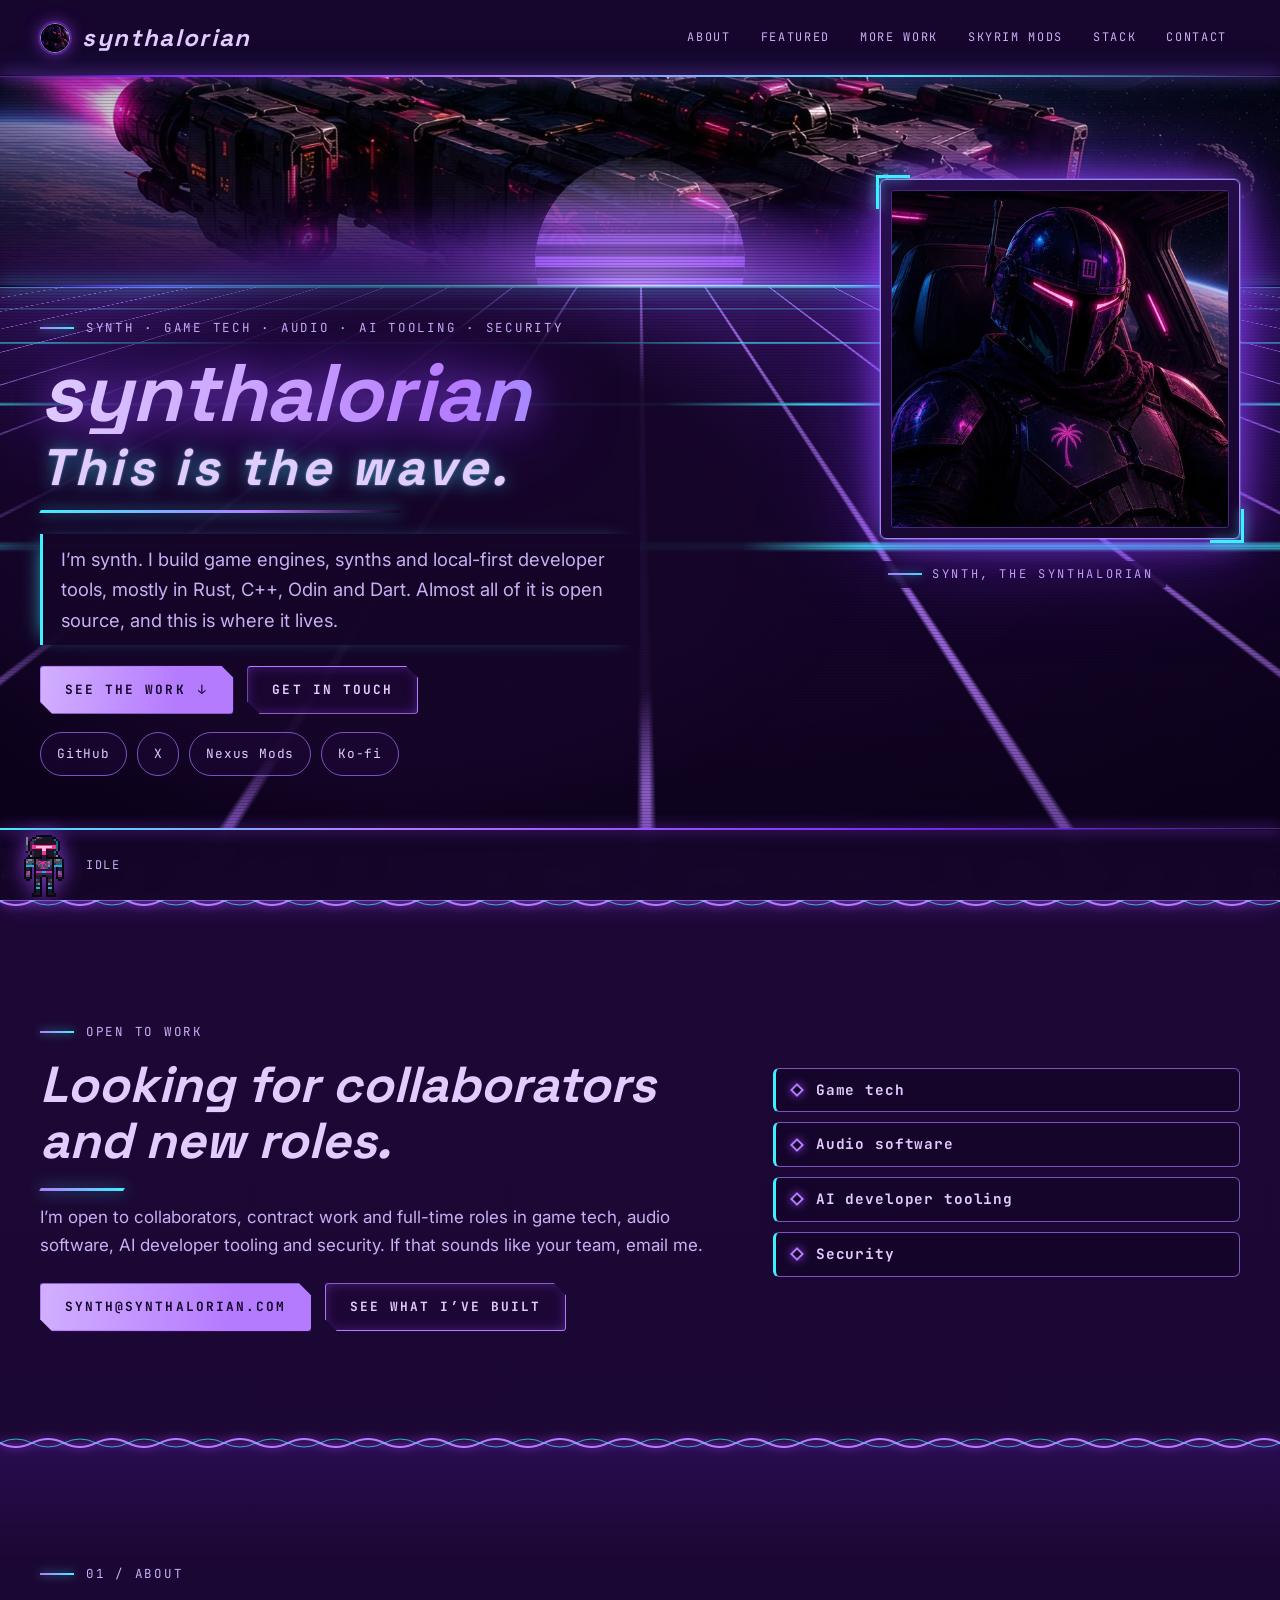
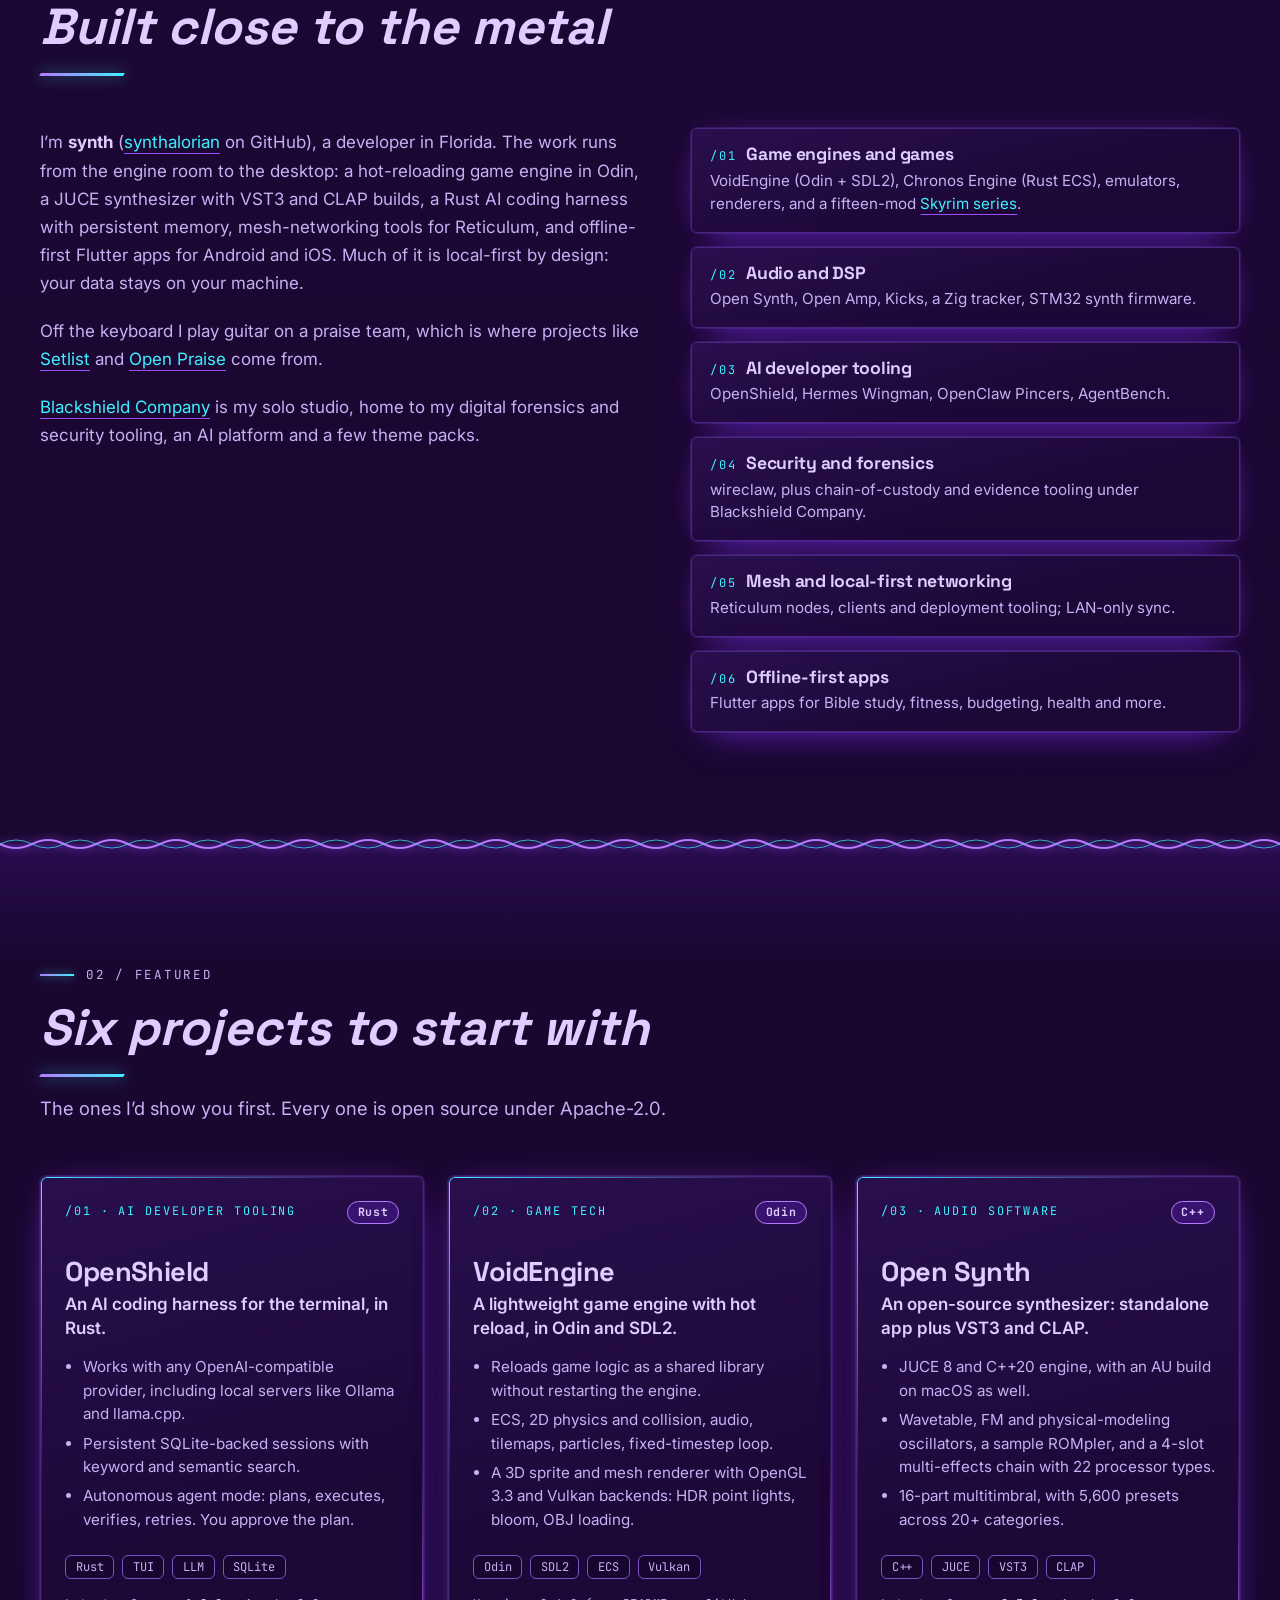
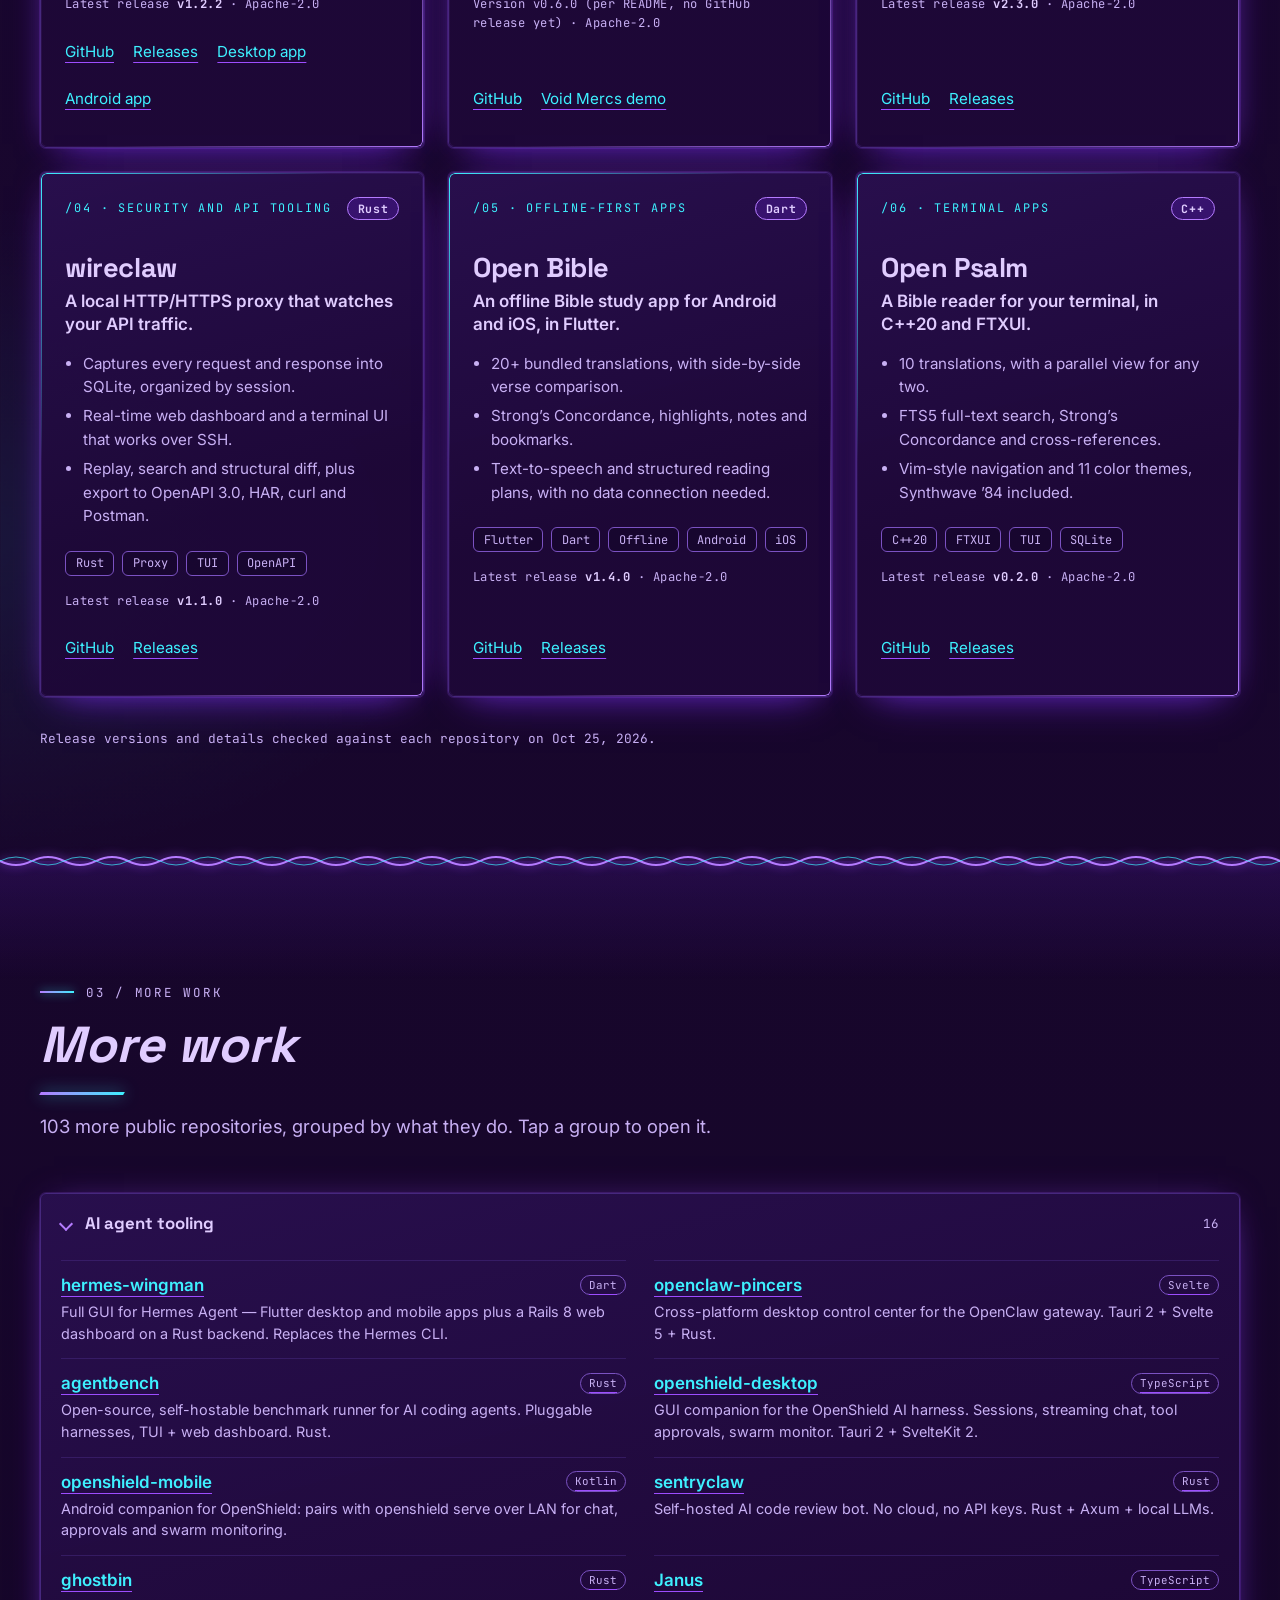
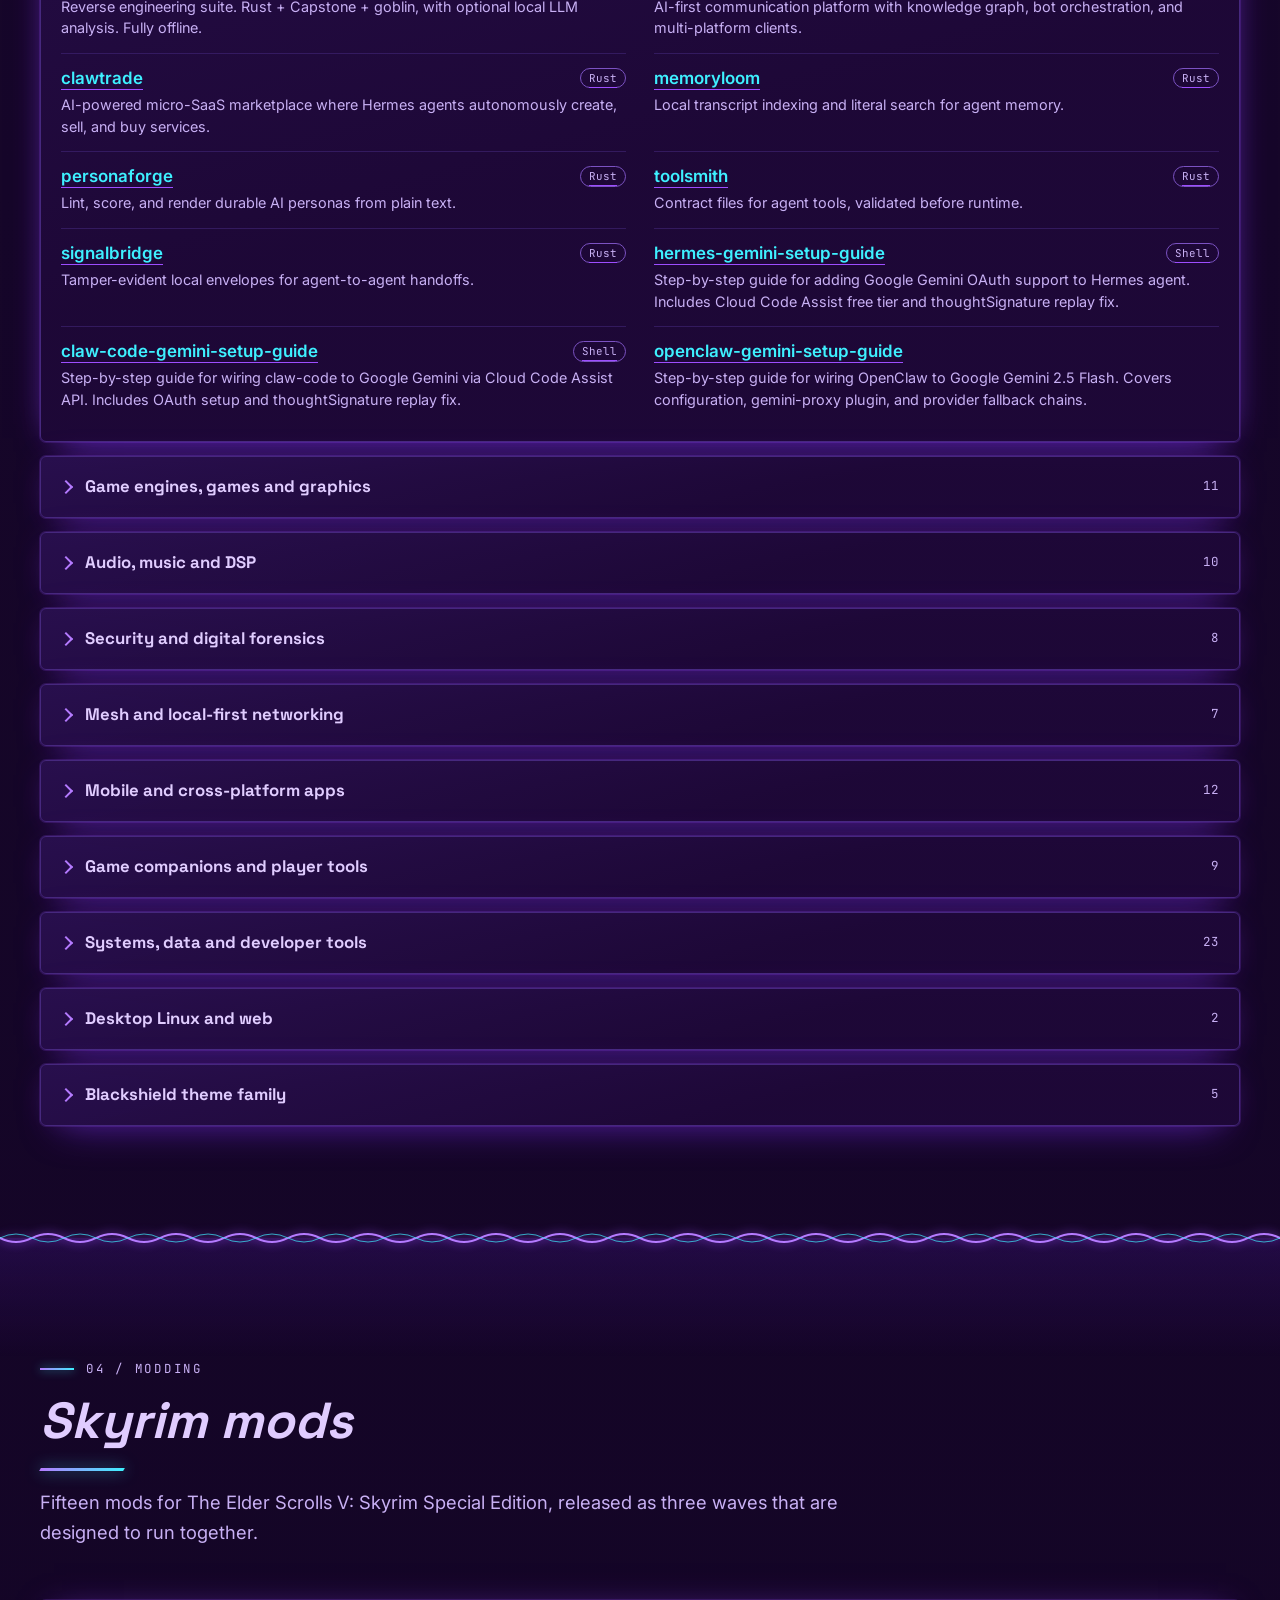
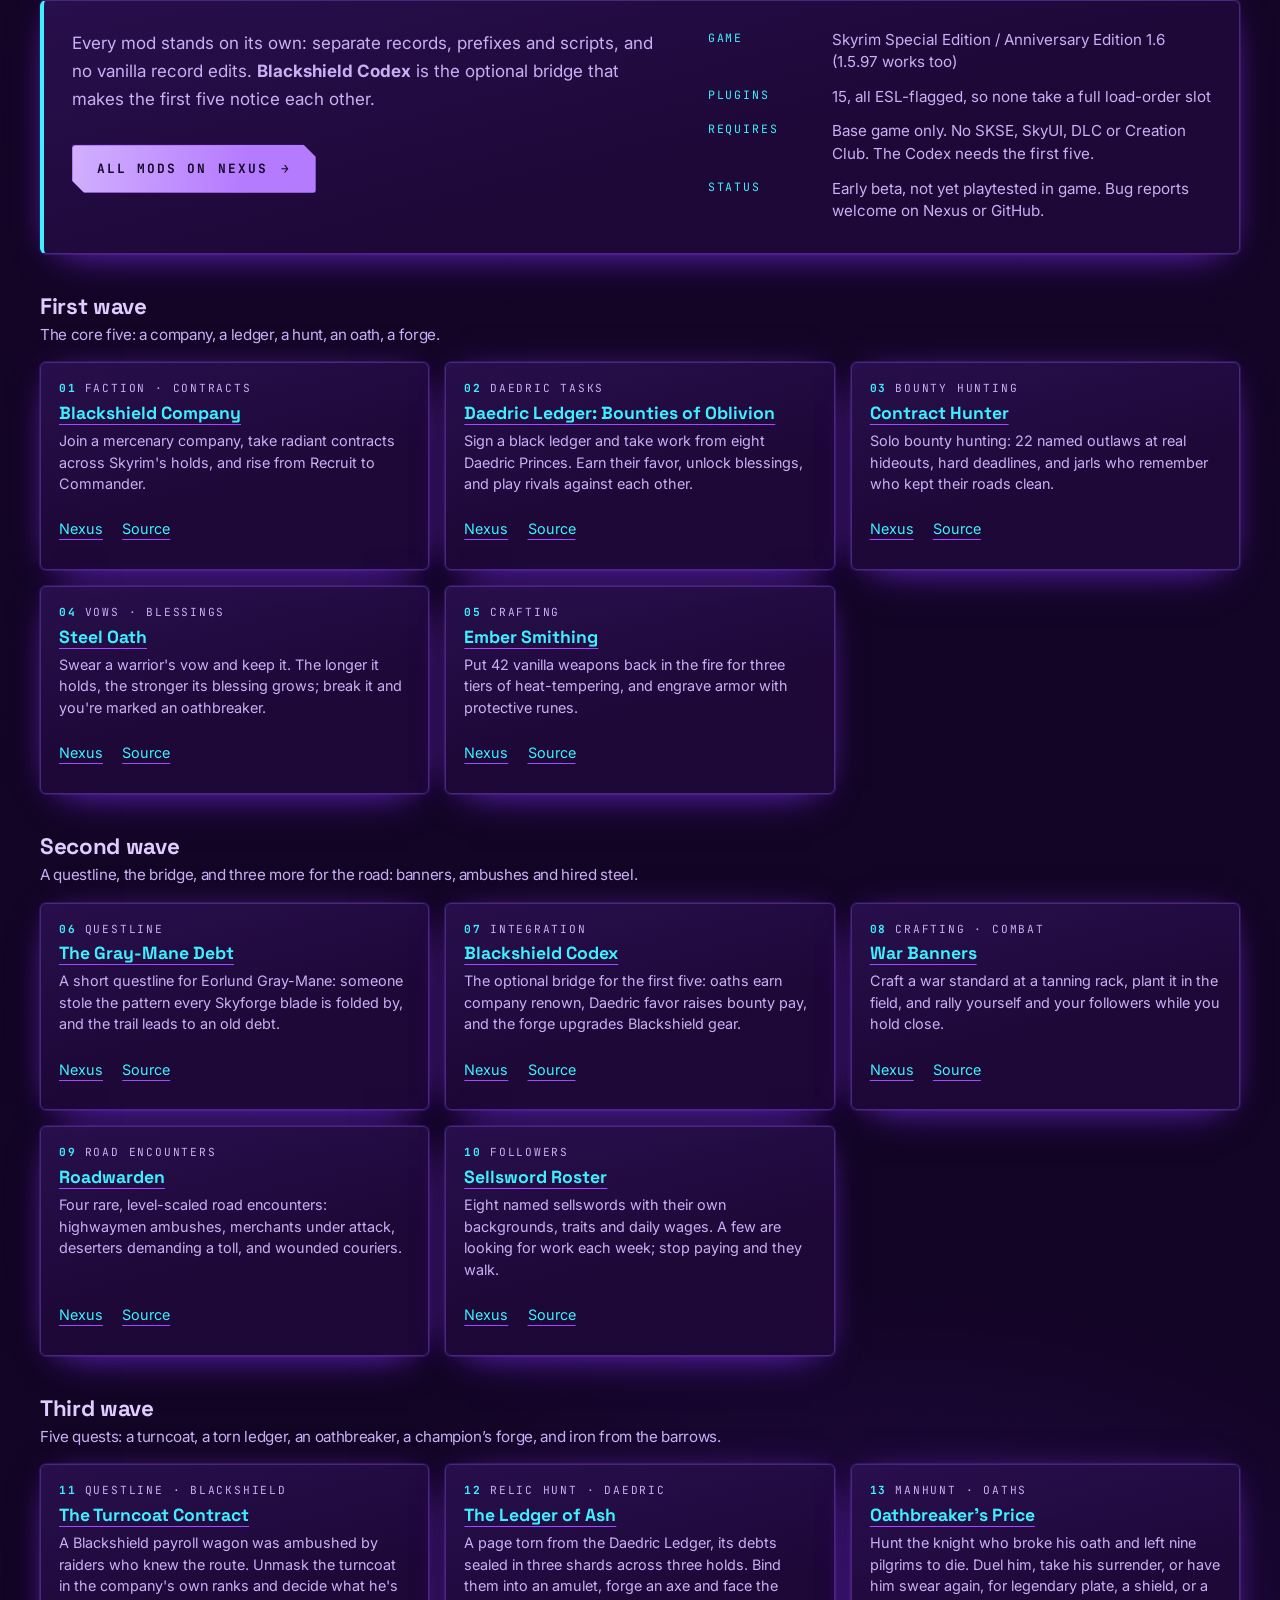
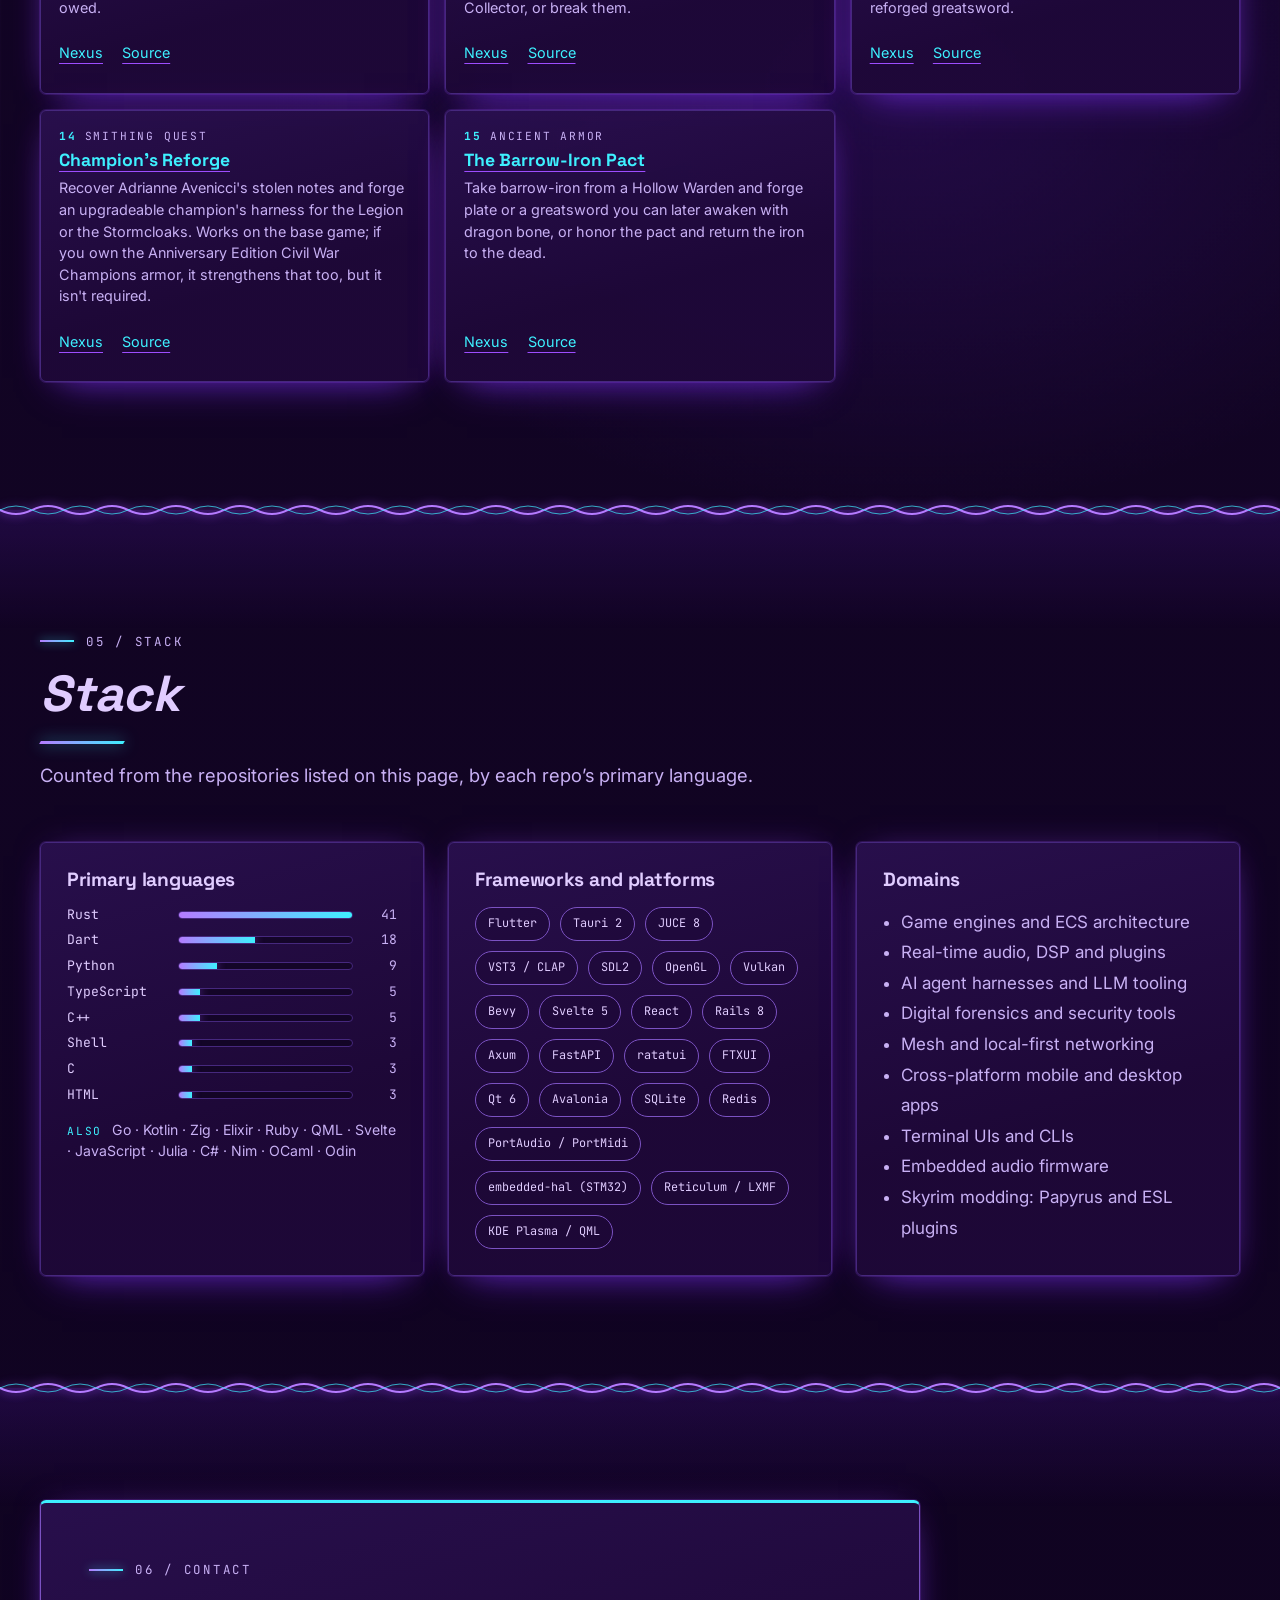
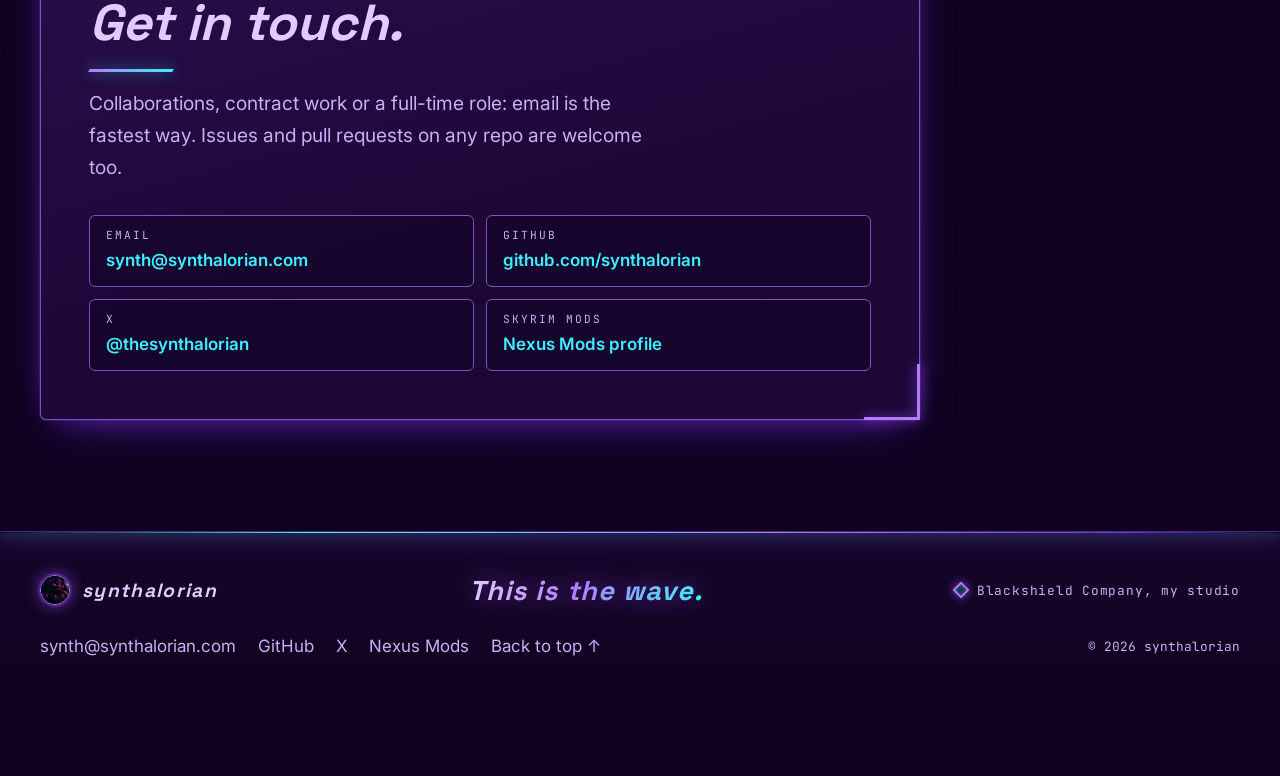
<file: index.html>
<!doctype html>
<html lang="en"><head><meta charset="utf-8"><meta name="viewport" content="width=device-width, initial-scale=1, viewport-fit=cover"><title>synthalorian: game tech, audio, AI developer tooling and security</title><meta name="description" content="Portfolio of synth (synthalorian): game engines, synths and local-first developer tools in Rust, C++, Odin and Dart. Open to collaborators, contract work and full-time roles."><link rel="canonical" href="https://synthalorian.pages.dev/"><meta name="theme-color" content="#1e0838"><meta name="color-scheme" content="dark"><meta property="og:type" content="website"><meta property="og:url" content="https://synthalorian.pages.dev/"><meta property="og:title" content="synthalorian: game tech, audio, AI developer tooling and security"><meta property="og:description" content="Portfolio of synth (synthalorian): game engines, synths and local-first developer tools in Rust, C++, Odin and Dart. Open to collaborators, contract work and full-time roles."><meta property="og:image" content="https://synthalorian.pages.dev/assets/img/og-synthalorian.jpg"><meta property="og:image:width" content="1200"><meta property="og:image:height" content="630"><meta property="og:image:alt" content="A dark angular warship over a violet planet above a neon grid, with the title synthalorian and the line This is the wave."><meta property="og:site_name" content="synthalorian"><meta name="twitter:card" content="summary_large_image"><meta name="twitter:title" content="synthalorian: game tech, audio, AI developer tooling and security"><meta name="twitter:description" content="Portfolio of synth (synthalorian): game engines, synths and local-first developer tools in Rust, C++, Odin and Dart. Open to collaborators, contract work and full-time roles."><meta name="twitter:image" content="https://synthalorian.pages.dev/assets/img/og-synthalorian.jpg"><meta name="twitter:image:alt" content="A dark angular warship over a violet planet above a neon grid, with the title synthalorian and the line This is the wave."><meta name="twitter:site" content="@thesynthalorian"><link rel="icon" href="/favicon.ico" sizes="16x16 32x32 48x48"><link rel="icon" type="image/png" sizes="32x32" href="/favicon-32.png"><link rel="apple-touch-icon" href="/apple-touch-icon.png"><link rel="preload" href="/assets/fonts/space-grotesk-var.woff2" as="font" type="font/woff2" crossorigin><link rel="stylesheet" href="/assets/css/site.css?v=c107ae9768"><link rel="stylesheet" href="/assets/css/motion.css?v=eb0acc45b8"><script type="application/ld+json">{"@context": "https://schema.org", "@type": "Person", "name": "synth", "alternateName": "the synthalorian", "url": "https://synthalorian.pages.dev/", "sameAs": ["https://x.com/thesynthalorian", "https://github.com/synthalorian"]}</script></head><body class="theme-home has-sprite sprite-synth"><a class="skip" href="#main">Skip to content</a><header class="header"><div class="wrap header-inner"><a class="wordmark" href="/" aria-label="synthalorian, home"><img class="frame-mark" src="/assets/img/mark-helm-56.png" width="28" height="28" alt="" aria-hidden="true">synthalorian</a><nav aria-label="Main navigation"><a href="#about">About</a><a href="#featured">Featured</a><a href="#more">More work</a><a href="#mods">Skyrim mods</a><a href="#stack">Stack</a><a href="#contact">Contact</a></nav></div></header><main id="main"><section id="top" class="hero" aria-labelledby="hero-title"><div class="hero-scene"><div class="stars" aria-hidden="true"></div><div class="sun" aria-hidden="true"></div><div class="hero-banner"><picture><source type="image/webp" srcset="/assets/img/hero-warship-960.webp 960w, /assets/img/hero-warship-1920.webp 1920w" sizes="100vw"><img class="hero-banner-img" src="/assets/img/hero-warship-1920.webp" width="1920" height="640" alt="A dark angular warship over a violet planet, a neon palm-tree emblem on its hull" fetchpriority="high" decoding="async"></picture></div><div class="horizon" aria-hidden="true"></div><div class="floor" aria-hidden="true"><div class="floor-plane"><div class="floor-grid"></div></div></div><div class="crt" aria-hidden="true"></div></div><div class="wrap hero-inner"><div class="hero-copy"><p class="eyebrow">synth · game tech · audio · AI tooling · security</p><h1 id="hero-title">synthalorian</h1><p class="slogan">This is the wave.</p><p class="lead">I’m synth. I build game engines, synths and local-first developer tools, mostly in Rust, C++, Odin and Dart. Almost all of it is open source, and this is where it lives.</p><div class="actions"><a class="button" href="#featured">See the work <span aria-hidden="true">↓</span></a><a class="button secondary" href="#contact">Get in touch</a></div><ul class="chips" aria-label="synth elsewhere"><li><a href="https://github.com/synthalorian" rel="noopener me">GitHub</a></li><li><a href="https://x.com/thesynthalorian" rel="noopener me">X</a></li><li><a href="https://www.nexusmods.com/profile/synthalorian" rel="noopener me">Nexus Mods</a></li><li><a href="https://ko-fi.com/synthalorian" rel="noopener me">Ko-fi</a></li></ul></div><figure class="portrait"><div class="portrait-frame"><picture><source type="image/webp" srcset="/assets/img/portrait-256.webp 256w, /assets/img/portrait-512.webp 512w" sizes="(max-width: 600px) 260px, (max-width: 820px) 316px, 396px"><img class="portrait-img" src="/assets/img/portrait-512.png" width="512" height="512" alt="synth’s portrait: a dark armoured helm with glowing visor slits in a cockpit, a palm-tree emblem on the chest plate" fetchpriority="high" decoding="async"></picture></div><figcaption>synth, the synthalorian</figcaption></figure></div></section><div class="strip" aria-hidden="true"><div class="strip-track"><ul><li>Game tech</li><li>Audio and DSP</li><li>AI developer tooling</li><li>Security and forensics</li><li>Local-first apps</li></ul><ul><li>Game tech</li><li>Audio and DSP</li><li>AI developer tooling</li><li>Security and forensics</li><li>Local-first apps</li></ul></div></div>
<section class="section" id="open-to-work" aria-labelledby="avail-title"><div class="wrap"><div class="avail">
<div><p class="eyebrow">open to work</p><h2 id="avail-title">Looking for collaborators and new roles.</h2><p>I’m open to collaborators, contract work and full-time roles in game tech, audio software, AI developer tooling and security. If that sounds like your team, email me.</p>
<div class="actions"><a class="button" href="mailto:synth@synthalorian.com">synth@synthalorian.com</a><a class="button secondary" href="#featured">See what I’ve built</a></div></div>
<ul class="avail-areas" aria-label="Areas I am open to work in"><li>Game tech</li><li>Audio software</li><li>AI developer tooling</li><li>Security</li></ul></div></div></section>
<section class="section" id="about" aria-labelledby="about-title"><div class="wrap"><div class="section-head"><p class="eyebrow">01 / about</p><h2 id="about-title">Built close to the metal</h2></div>
<div class="about-grid"><div class="about-copy">
<p>I’m <strong>synth</strong> (<a href="https://github.com/synthalorian" rel="noopener">synthalorian</a> on GitHub), a developer in Florida. The work runs from the engine room to the desktop: a hot-reloading game engine in Odin, a JUCE synthesizer with VST3 and CLAP builds, a Rust AI coding harness with persistent memory, mesh-networking tools for Reticulum, and offline-first Flutter apps for Android and iOS. Much of it is local-first by design: your data stays on your machine.</p>
<p>Off the keyboard I play guitar on a praise team, which is where projects like <a href="https://github.com/synthalorian/setlist" rel="noopener">Setlist</a> and <a href="https://github.com/synthalorian/Open-Praise" rel="noopener">Open Praise</a> come from.</p>
<p><a href="https://github.com/Blackshield-Company" rel="noopener">Blackshield Company</a> is my solo studio, home to my digital forensics and security tooling, an AI platform and a few theme packs.</p></div>
<ul class="focus-list"><li><h3><span class="fi">/01</span>Game engines and games</h3><p>VoidEngine (Odin + SDL2), Chronos Engine (Rust ECS), emulators, renderers, and a fifteen-mod <a href="#mods">Skyrim series</a>.</p></li><li><h3><span class="fi">/02</span>Audio and DSP</h3><p>Open Synth, Open Amp, Kicks, a Zig tracker, STM32 synth firmware.</p></li><li><h3><span class="fi">/03</span>AI developer tooling</h3><p>OpenShield, Hermes Wingman, OpenClaw Pincers, AgentBench.</p></li><li><h3><span class="fi">/04</span>Security and forensics</h3><p>wireclaw, plus chain-of-custody and evidence tooling under Blackshield Company.</p></li><li><h3><span class="fi">/05</span>Mesh and local-first networking</h3><p>Reticulum nodes, clients and deployment tooling; LAN-only sync.</p></li><li><h3><span class="fi">/06</span>Offline-first apps</h3><p>Flutter apps for Bible study, fitness, budgeting, health and more.</p></li></ul></div></div></section>
<section class="section" id="featured" aria-labelledby="featured-title"><div class="wrap"><div class="section-head"><p class="eyebrow">02 / featured</p><h2 id="featured-title">Six projects to start with</h2><p class="lead">The ones I’d show you first. Every one is open source under Apache-2.0.</p></div>
<div class="cards feat-grid"><article class="card feat" id="openshield" aria-labelledby="openshield-t"><div class="card-body"><div class="feat-top"><span class="idx">/01 · AI developer tooling</span><span class="pill">Rust</span></div><h3 id="openshield-t">OpenShield</h3><p class="tagline">An AI coding harness for the terminal, in Rust.</p><ul class="facts"><li>Works with any OpenAI-compatible provider, including local servers like Ollama and llama.cpp.</li><li>Persistent SQLite-backed sessions with keyword and semantic search.</li><li>Autonomous agent mode: plans, executes, verifies, retries. You approve the plan.</li></ul><ul class="tags" aria-label="Tech"><li>Rust</li><li>TUI</li><li>LLM</li><li>SQLite</li></ul><p class="meta">Latest release <strong>v1.2.2</strong> · Apache-2.0</p><div class="links"><a href="https://github.com/Blackshield-Company/openshield" rel="noopener">GitHub</a><a href="https://github.com/Blackshield-Company/openshield/releases" rel="noopener">Releases</a><a href="https://github.com/Blackshield-Company/openshield-desktop" rel="noopener">Desktop app</a><a href="https://github.com/Blackshield-Company/openshield-mobile" rel="noopener">Android app</a></div></div></article><article class="card feat" id="voidengine" aria-labelledby="voidengine-t"><div class="card-body"><div class="feat-top"><span class="idx">/02 · Game tech</span><span class="pill">Odin</span></div><h3 id="voidengine-t">VoidEngine</h3><p class="tagline">A lightweight game engine with hot reload, in Odin and SDL2.</p><ul class="facts"><li>Reloads game logic as a shared library without restarting the engine.</li><li>ECS, 2D physics and collision, audio, tilemaps, particles, fixed-timestep loop.</li><li>A 3D sprite and mesh renderer with OpenGL 3.3 and Vulkan backends: HDR point lights, bloom, OBJ loading.</li></ul><ul class="tags" aria-label="Tech"><li>Odin</li><li>SDL2</li><li>ECS</li><li>Vulkan</li></ul><p class="meta">Version v0.6.0 (per README, no GitHub release yet) · Apache-2.0</p><div class="links"><a href="https://github.com/Blackshield-Company/voidengine" rel="noopener">GitHub</a><a href="https://github.com/Blackshield-Company/void-mercs-demo" rel="noopener">Void Mercs demo</a></div></div></article><article class="card feat" id="open-synth" aria-labelledby="open-synth-t"><div class="card-body"><div class="feat-top"><span class="idx">/03 · Audio software</span><span class="pill">C++</span></div><h3 id="open-synth-t">Open Synth</h3><p class="tagline">An open-source synthesizer: standalone app plus VST3 and CLAP.</p><ul class="facts"><li>JUCE 8 and C++20 engine, with an AU build on macOS as well.</li><li>Wavetable, FM and physical-modeling oscillators, a sample ROMpler, and a 4-slot multi-effects chain with 22 processor types.</li><li>16-part multitimbral, with 5,600 presets across 20+ categories.</li></ul><ul class="tags" aria-label="Tech"><li>C++</li><li>JUCE</li><li>VST3</li><li>CLAP</li></ul><p class="meta">Latest release <strong>v2.3.0</strong> · Apache-2.0</p><div class="links"><a href="https://github.com/synthalorian/open-synth" rel="noopener">GitHub</a><a href="https://github.com/synthalorian/open-synth/releases" rel="noopener">Releases</a></div></div></article><article class="card feat" id="wireclaw" aria-labelledby="wireclaw-t"><div class="card-body"><div class="feat-top"><span class="idx">/04 · Security and API tooling</span><span class="pill">Rust</span></div><h3 id="wireclaw-t">wireclaw</h3><p class="tagline">A local HTTP/HTTPS proxy that watches your API traffic.</p><ul class="facts"><li>Captures every request and response into SQLite, organized by session.</li><li>Real-time web dashboard and a terminal UI that works over SSH.</li><li>Replay, search and structural diff, plus export to OpenAPI 3.0, HAR, curl and Postman.</li></ul><ul class="tags" aria-label="Tech"><li>Rust</li><li>Proxy</li><li>TUI</li><li>OpenAPI</li></ul><p class="meta">Latest release <strong>v1.1.0</strong> · Apache-2.0</p><div class="links"><a href="https://github.com/Blackshield-Company/wireclaw" rel="noopener">GitHub</a><a href="https://github.com/Blackshield-Company/wireclaw/releases" rel="noopener">Releases</a></div></div></article><article class="card feat" id="open-bible" aria-labelledby="open-bible-t"><div class="card-body"><div class="feat-top"><span class="idx">/05 · Offline-first apps</span><span class="pill">Dart</span></div><h3 id="open-bible-t">Open Bible</h3><p class="tagline">An offline Bible study app for Android and iOS, in Flutter.</p><ul class="facts"><li>20+ bundled translations, with side-by-side verse comparison.</li><li>Strong’s Concordance, highlights, notes and bookmarks.</li><li>Text-to-speech and structured reading plans, with no data connection needed.</li></ul><ul class="tags" aria-label="Tech"><li>Flutter</li><li>Dart</li><li>Offline</li><li>Android</li><li>iOS</li></ul><p class="meta">Latest release <strong>v1.4.0</strong> · Apache-2.0</p><div class="links"><a href="https://github.com/synthalorian/Open-Bible" rel="noopener">GitHub</a><a href="https://github.com/synthalorian/Open-Bible/releases" rel="noopener">Releases</a></div></div></article><article class="card feat" id="open-psalm" aria-labelledby="open-psalm-t"><div class="card-body"><div class="feat-top"><span class="idx">/06 · Terminal apps</span><span class="pill">C++</span></div><h3 id="open-psalm-t">Open Psalm</h3><p class="tagline">A Bible reader for your terminal, in C++20 and FTXUI.</p><ul class="facts"><li>10 translations, with a parallel view for any two.</li><li>FTS5 full-text search, Strong’s Concordance and cross-references.</li><li>Vim-style navigation and 11 color themes, Synthwave ’84 included.</li></ul><ul class="tags" aria-label="Tech"><li>C++20</li><li>FTXUI</li><li>TUI</li><li>SQLite</li></ul><p class="meta">Latest release <strong>v0.2.0</strong> · Apache-2.0</p><div class="links"><a href="https://github.com/synthalorian/open-psalm" rel="noopener">GitHub</a><a href="https://github.com/synthalorian/open-psalm/releases" rel="noopener">Releases</a></div></div></article></div><p class="note-line">Release versions and details checked against each repository on Oct 25, 2026.</p></div></section>
<section class="section" id="more" aria-labelledby="more-title"><div class="wrap"><div class="section-head"><p class="eyebrow">03 / more work</p><h2 id="more-title">More work</h2><p class="lead">103 more public repositories, grouped by what they do. Tap a group to open it.</p></div><div class="wg-wrap"><details class="wg" id="more-ai-agent-tooling" open><summary>AI agent tooling<span class="wg-count">16</span></summary><ul><li><a href="https://github.com/synthalorian/hermes-wingman" rel="noopener">hermes-wingman<span class=w-lang>Dart</span></a><span class="w-desc">Full GUI for Hermes Agent — Flutter desktop and mobile apps plus a Rails 8 web dashboard on a Rust backend. Replaces the Hermes CLI.</span></li><li><a href="https://github.com/synthalorian/openclaw-pincers" rel="noopener">openclaw-pincers<span class=w-lang>Svelte</span></a><span class="w-desc">Cross-platform desktop control center for the OpenClaw gateway. Tauri 2 + Svelte 5 + Rust.</span></li><li><a href="https://github.com/Blackshield-Company/agentbench" rel="noopener">agentbench<span class=w-lang>Rust</span></a><span class="w-desc">Open-source, self-hostable benchmark runner for AI coding agents. Pluggable harnesses, TUI + web dashboard. Rust.</span></li><li><a href="https://github.com/Blackshield-Company/openshield-desktop" rel="noopener">openshield-desktop<span class=w-lang>TypeScript</span></a><span class="w-desc">GUI companion for the OpenShield AI harness. Sessions, streaming chat, tool approvals, swarm monitor. Tauri 2 + SvelteKit 2.</span></li><li><a href="https://github.com/Blackshield-Company/openshield-mobile" rel="noopener">openshield-mobile<span class=w-lang>Kotlin</span></a><span class="w-desc">Android companion for OpenShield: pairs with openshield serve over LAN for chat, approvals and swarm monitoring.</span></li><li><a href="https://github.com/Blackshield-Company/sentryclaw" rel="noopener">sentryclaw<span class=w-lang>Rust</span></a><span class="w-desc">Self-hosted AI code review bot. No cloud, no API keys. Rust + Axum + local LLMs.</span></li><li><a href="https://github.com/Blackshield-Company/ghostbin" rel="noopener">ghostbin<span class=w-lang>Rust</span></a><span class="w-desc">Reverse engineering suite. Rust + Capstone + goblin, with optional local LLM analysis. Fully offline.</span></li><li><a href="https://github.com/synthalorian/Janus" rel="noopener">Janus<span class=w-lang>TypeScript</span></a><span class="w-desc">AI-first communication platform with knowledge graph, bot orchestration, and multi-platform clients.</span></li><li><a href="https://github.com/synthalorian/clawtrade" rel="noopener">clawtrade<span class=w-lang>Rust</span></a><span class="w-desc">AI-powered micro-SaaS marketplace where Hermes agents autonomously create, sell, and buy services.</span></li><li><a href="https://github.com/synthalorian/memoryloom" rel="noopener">memoryloom<span class=w-lang>Rust</span></a><span class="w-desc">Local transcript indexing and literal search for agent memory.</span></li><li><a href="https://github.com/synthalorian/personaforge" rel="noopener">personaforge<span class=w-lang>Rust</span></a><span class="w-desc">Lint, score, and render durable AI personas from plain text.</span></li><li><a href="https://github.com/synthalorian/toolsmith" rel="noopener">toolsmith<span class=w-lang>Rust</span></a><span class="w-desc">Contract files for agent tools, validated before runtime.</span></li><li><a href="https://github.com/synthalorian/signalbridge" rel="noopener">signalbridge<span class=w-lang>Rust</span></a><span class="w-desc">Tamper-evident local envelopes for agent-to-agent handoffs.</span></li><li><a href="https://github.com/synthalorian/hermes-gemini-setup-guide" rel="noopener">hermes-gemini-setup-guide<span class=w-lang>Shell</span></a><span class="w-desc">Step-by-step guide for adding Google Gemini OAuth support to Hermes agent. Includes Cloud Code Assist free tier and thoughtSignature replay fix.</span></li><li><a href="https://github.com/synthalorian/claw-code-gemini-setup-guide" rel="noopener">claw-code-gemini-setup-guide<span class=w-lang>Shell</span></a><span class="w-desc">Step-by-step guide for wiring claw-code to Google Gemini via Cloud Code Assist API. Includes OAuth setup and thoughtSignature replay fix.</span></li><li><a href="https://github.com/synthalorian/openclaw-gemini-setup-guide" rel="noopener">openclaw-gemini-setup-guide</a><span class="w-desc">Step-by-step guide for wiring OpenClaw to Google Gemini 2.5 Flash. Covers configuration, gemini-proxy plugin, and provider fallback chains.</span></li></ul></details><details class="wg" id="more-game-engines-games-graphics"><summary>Game engines, games and graphics<span class="wg-count">11</span></summary><ul><li><a href="https://github.com/Blackshield-Company/void-mercs-demo" rel="noopener">void-mercs-demo</a><span class="w-desc">Free playable demo of Void Mercs, built on VoidEngine. Linux and Windows builds; latest v0.1.2-demo.</span></li><li><a href="https://github.com/Blackshield-Company/chronos-engine" rel="noopener">chronos-engine<span class=w-lang>Rust</span></a><span class="w-desc">A genre-agnostic ECS game engine in Rust. Zero dependencies (core). Deterministic by design.</span></li><li><a href="https://github.com/Blackshield-Company/rift" rel="noopener">rift<span class=w-lang>Rust</span></a><span class="w-desc">Cross-engine game asset pipeline manager — Rust CLI + Rails 8 dashboard.</span></li><li><a href="https://github.com/synthalorian/retro-spec" rel="noopener">retro-spec<span class=w-lang>Rust</span></a><span class="w-desc">3D city generator that renders your Git history as a city. Rust + Bevy.</span></li><li><a href="https://github.com/synthalorian/raytracer" rel="noopener">raytracer<span class=w-lang>C++</span></a><span class="w-desc">CPU path tracer from scratch in C++17. Diffuse, metal, dielectric materials. No GPU, just math.</span></li><li><a href="https://github.com/synthalorian/chip8-emu" rel="noopener">chip8-emu<span class=w-lang>C</span></a><span class="w-desc">A complete CHIP-8 emulator in C with SDL2. 35 opcodes, display, audio, and keypad input.</span></li><li><a href="https://github.com/synthalorian/roguelike" rel="noopener">roguelike<span class=w-lang>C</span></a><span class="w-desc">Traditional ASCII roguelike. Procedural dungeons, permadeath, FOV, turn-based combat in the terminal.</span></li><li><a href="https://github.com/synthalorian/chess-engine" rel="noopener">chess-engine<span class=w-lang>C++</span></a><span class="w-desc">UCI-compatible chess engine with bitboards, alpha-beta search, and move generation in C++.</span></li><li><a href="https://github.com/synthalorian/particle-life" rel="noopener">particle-life<span class=w-lang>Python</span></a><span class="w-desc">5-species particle life simulation with emergent behaviors. Python + pygame + Numba.</span></li><li><a href="https://github.com/synthalorian/github-graveyard" rel="noopener">github-graveyard<span class=w-lang>JavaScript</span></a><span class="w-desc">A 3D interactive cemetery where forgotten GitHub repositories rest.</span></li><li><a href="https://github.com/synthalorian/esolang" rel="noopener">esolang<span class=w-lang>Rust</span></a><span class="w-desc">JUMP — an esoteric language where the instruction pointer moves like a chess knight. 2D grid, stack-based.</span></li></ul></details><details class="wg" id="more-audio-music-dsp"><summary>Audio, music and DSP<span class="wg-count">10</span></summary><ul><li><a href="https://github.com/Blackshield-Company/Open-Amp" rel="noopener">Open-Amp<span class=w-lang>C++</span></a><span class="w-desc">Cross-platform guitar amplifier and effects processor with real-time DSP — Linux, Android, iOS.</span></li><li><a href="https://github.com/Blackshield-Company/kicks" rel="noopener">kicks<span class=w-lang>Rust</span></a><span class="w-desc">Guitar and bass amp simulator and effects workstation with native DSP, IR loading, and NAM model support. Rust + Tauri 2 + React.</span></li><li><a href="https://github.com/synthalorian/gridtracker" rel="noopener">gridtracker<span class=w-lang>Zig</span></a><span class="w-desc">Terminal music tracker with real-time synthesis. Zig + PortAudio + PortMidi.</span></li><li><a href="https://github.com/synthalorian/voltshark" rel="noopener">voltshark<span class=w-lang>Rust</span></a><span class="w-desc">Polyphonic synthesizer firmware for STM32F4. Rust + embedded-hal + I2S audio.</span></li><li><a href="https://github.com/synthalorian/tapeloop" rel="noopener">tapeloop<span class=w-lang>HTML</span></a><span class="w-desc">Browser-based Web Audio synthesizer and pattern sequencer.</span></li><li><a href="https://github.com/synthalorian/tracking" rel="noopener">tracking<span class=w-lang>Julia</span></a><span class="w-desc">Real-time audio spectrum analyzer with waterfall displays, peak detection, and MIDI/CV export. Julia.</span></li><li><a href="https://github.com/synthalorian/nightdrive" rel="noopener">nightdrive<span class=w-lang>Go</span></a><span class="w-desc">Subsonic-compatible music server with transcoding, album art, and web player.</span></li><li><a href="https://github.com/synthalorian/neoncast" rel="noopener">neoncast<span class=w-lang>Go</span></a><span class="w-desc">Self-hosted podcast hosting + RSS generator with built-in analytics, chapter markers, and WebSub. Go.</span></li><li><a href="https://github.com/synthalorian/setlist" rel="noopener">setlist<span class=w-lang>Rust</span></a><span class="w-desc">Praise team command center: build setlists, manage chord charts, transpose keys in one tap.</span></li><li><a href="https://github.com/synthalorian/Open-Praise" rel="noopener">Open-Praise<span class=w-lang>Dart</span></a><span class="w-desc">Setlist and chord sheet manager for worship teams.</span></li></ul></details><details class="wg" id="more-security-digital-forensics"><summary>Security and digital forensics<span class="wg-count">8</span></summary><p class="wg-note">Mostly built under Blackshield Company, my solo studio.</p><ul><li><a href="https://github.com/Blackshield-Company/custody" rel="noopener">custody<span class=w-lang>Rust</span></a><span class="w-desc">Tamper-evident chain-of-custody log for digital evidence.</span></li><li><a href="https://github.com/Blackshield-Company/timeline" rel="noopener">timeline<span class=w-lang>Rust</span></a><span class="w-desc">Evidence timeline builder for investigators and defense attorneys.</span></li><li><a href="https://github.com/Blackshield-Company/exifguard" rel="noopener">exifguard<span class=w-lang>Rust</span></a><span class="w-desc">Batch forensic EXIF verifier for evidence photos.</span></li><li><a href="https://github.com/Blackshield-Company/beacon" rel="noopener">beacon<span class=w-lang>Rust</span></a><span class="w-desc">Interactive cybercrime evidence-preservation and reporting guide for victims.</span></li><li><a href="https://github.com/Blackshield-Company/blotter" rel="noopener">blotter<span class=w-lang>Rust</span></a><span class="w-desc">Normalizer and explorer for public crime/incident data.</span></li><li><a href="https://github.com/Blackshield-Company/docket" rel="noopener">docket<span class=w-lang>Rust</span></a><span class="w-desc">Local-first case file organizer for public defenders.</span></li><li><a href="https://github.com/Blackshield-Company/scamshield" rel="noopener">scamshield<span class=w-lang>Dart</span></a><span class="w-desc">Offline scam pattern detector protecting elderly users and families.</span></li><li><a href="https://github.com/synthalorian/loopback" rel="noopener">loopback<span class=w-lang>Elixir</span></a><span class="w-desc">Self-hosted webhook testing tunnel with replay, inspection, programmable transformations, and chaos mode. Elixir.</span></li></ul></details><details class="wg" id="more-mesh-local-first-networking"><summary>Mesh and local-first networking<span class="wg-count">7</span></summary><ul><li><a href="https://github.com/synthalorian/reticulum-hub" rel="noopener">reticulum-hub<span class=w-lang>HTML</span></a><span class="w-desc">Web dashboard and management platform for Reticulum networks.</span></li><li><a href="https://github.com/synthalorian/reticulum-link" rel="noopener">reticulum-link<span class=w-lang>Elixir</span></a><span class="w-desc">High-performance Reticulum transport node and LXMF relay — built on the BEAM.</span></li><li><a href="https://github.com/synthalorian/reticulum-wave" rel="noopener">reticulum-wave<span class=w-lang>Dart</span></a><span class="w-desc">Cross-platform encrypted mesh messaging client for Reticulum/LXMF.</span></li><li><a href="https://github.com/synthalorian/reticulum-forge" rel="noopener">reticulum-forge<span class=w-lang>Rust</span></a><span class="w-desc">CLI toolkit for building, testing, and deploying Reticulum mesh networks — like terraform for mesh.</span></li><li><a href="https://github.com/synthalorian/reticulum-beacon" rel="noopener">reticulum-beacon<span class=w-lang>Python</span></a><span class="w-desc">Personal Reticulum transport node and service hub — one command to join the mesh.</span></li><li><a href="https://github.com/synthalorian/reticulumchat" rel="noopener">reticulumchat<span class=w-lang>Rust</span></a><span class="w-desc">TUI chat client over Reticulum mesh network with voice and file sharing.</span></li><li><a href="https://github.com/synthalorian/p2p-sync" rel="noopener">p2p-sync<span class=w-lang>Go</span></a><span class="w-desc">LAN-only peer-to-peer file sync. No cloud, no accounts. mDNS discovery, delta sync, TLS.</span></li></ul></details><details class="wg" id="more-mobile-cross-platform-apps"><summary>Mobile and cross-platform apps<span class="wg-count">12</span></summary><ul><li><a href="https://github.com/synthalorian/Open-Life" rel="noopener">Open-Life<span class=w-lang>Dart</span></a><span class="w-desc">AI-powered life management app — fitness, finance, and wellness in one place.</span></li><li><a href="https://github.com/synthalorian/Open-Budget" rel="noopener">Open-Budget<span class=w-lang>Dart</span></a><span class="w-desc">Free, open-source budgeting app with an AI spending predictor and savings optimizer.</span></li><li><a href="https://github.com/synthalorian/Open-Fit" rel="noopener">Open-Fit<span class=w-lang>Dart</span></a><span class="w-desc">Free, open-source fitness app: workouts, nutrition, glucose tracking, and more.</span></li><li><a href="https://github.com/synthalorian/open-habit" rel="noopener">open-habit<span class=w-lang>Dart</span></a><span class="w-desc">Retro-styled habit tracker with gamification.</span></li><li><a href="https://github.com/synthalorian/open-health" rel="noopener">open-health<span class=w-lang>Rust</span></a><span class="w-desc">Privacy-first health data aggregator. Your data stays local. Always.</span></li><li><a href="https://github.com/synthalorian/Open-Agenda" rel="noopener">Open-Agenda<span class=w-lang>Dart</span></a><span class="w-desc">K-12 educational management suite.</span></li><li><a href="https://github.com/synthalorian/Open-Veterinarian" rel="noopener">Open-Veterinarian<span class=w-lang>Dart</span></a><span class="w-desc">Open-source assistance app for veterinarians (Android and iOS).</span></li><li><a href="https://github.com/synthalorian/Open-Lore" rel="noopener">Open-Lore<span class=w-lang>Dart</span></a><span class="w-desc">Game world bible — structured worldbuilding with graph relationships. Flutter cross-platform.</span></li><li><a href="https://github.com/synthalorian/Open-Glyph" rel="noopener">Open-Glyph<span class=w-lang>Dart</span></a><span class="w-desc">Pixel-art font editor with retro templates for creating bitmap fonts. Flutter.</span></li><li><a href="https://github.com/synthalorian/Open-Assurance" rel="noopener">Open-Assurance<span class=w-lang>Dart</span></a><span class="w-desc">Affirmations app with breathing exercises and ambient sounds. Flutter.</span></li><li><a href="https://github.com/synthalorian/flamingo" rel="noopener">flamingo<span class=w-lang>Dart</span></a><span class="w-desc">Utility app for Android: 18 offline tools behind a CRT-style interface.</span></li><li><a href="https://github.com/synthalorian/vhs-cam" rel="noopener">vhs-cam<span class=w-lang>Kotlin</span></a><span class="w-desc">Retro VHS camcorder app for Android: real-time shader effects baked into recorded video (CameraX + OpenGL spike).</span></li></ul></details><details class="wg" id="more-game-companions-player-tools"><summary>Game companions and player tools<span class="wg-count">9</span></summary><ul><li><a href="https://github.com/synthalorian/sc-synthesis" rel="noopener">sc-synthesis<span class=w-lang>Dart</span></a><span class="w-desc">Fully offline Star Citizen companion — 238 ships, loadout builder, fleet manager. Flutter + Rust.</span></li><li><a href="https://github.com/synthalorian/Open-Warcraft" rel="noopener">Open-Warcraft<span class=w-lang>TypeScript</span></a><span class="w-desc">A free, open-source Azeroth companion app — lore archive, class builder with rotation guides, and a gamified XP system for WoW fans.</span></li><li><a href="https://github.com/synthalorian/open_ascension" rel="noopener">open_ascension<span class=w-lang>Dart</span></a><span class="w-desc">Companion app for Project Ascension (classless WoW): builder, talents, mystic enchants, gear, and lore.</span></li><li><a href="https://github.com/synthalorian/dark-and-calculator" rel="noopener">dark-and-calculator<span class=w-lang>TypeScript</span></a><span class="w-desc">Combat calculator for Dark and Darker. React + TypeScript + Vite.</span></li><li><a href="https://github.com/synthalorian/AlbionOnline-Companion" rel="noopener">AlbionOnline-Companion<span class=w-lang>C#</span></a><span class="w-desc">Albion Online statistics analysis tool, rebuilt with Avalonia UI.</span></li><li><a href="https://github.com/synthalorian/AlbionOnline-Translator" rel="noopener">AlbionOnline-Translator<span class=w-lang>Rust</span></a><span class="w-desc">Albion Online chat translator overlay — passive packet sniffer, no game modification. Linux, Windows, macOS.</span></li><li><a href="https://github.com/synthalorian/daedric-companion" rel="noopener">daedric-companion<span class=w-lang>Rust</span></a><span class="w-desc">Desktop companion for the Daedric Online Skyrim RP server.</span></li><li><a href="https://github.com/synthalorian/daedric-toolkit" rel="noopener">daedric-toolkit<span class=w-lang>Rust</span></a><span class="w-desc">Install doctor for Daedric Online — verify a Skyrim SE install against the launcher contract.</span></li><li><a href="https://github.com/synthalorian/daedric-online-linux" rel="noopener">daedric-online-linux<span class=w-lang>Python</span></a><span class="w-desc">Runs the Daedric Online Skyrim RP launcher on Linux via umu + GE-Proton, including a fix for the Steam bridge.</span></li></ul></details><details class="wg" id="more-systems-data-developer-tools"><summary>Systems, data and developer tools<span class="wg-count">23</span></summary><ul><li><a href="https://github.com/synthalorian/Open-Grid" rel="noopener">Open-Grid<span class=w-lang>Dart</span></a><span class="w-desc">Synthwave-themed system monitor for Linux: CPU, GPU, memory, disk and network stats as a neon HUD. Flutter desktop.</span></li><li><a href="https://github.com/synthalorian/cassettedb" rel="noopener">cassettedb<span class=w-lang>Rust</span></a><span class="w-desc">Single-file embedded JSON document database in Rust: ACID via a write-ahead log, query DSL, full-text search.</span></li><li><a href="https://github.com/synthalorian/cassette-db" rel="noopener">cassette-db<span class=w-lang>Zig</span></a><span class="w-desc">Embedded key-value store with cassette-tape append-only log. Zero dependencies, ACID transactions. Zig.</span></li><li><a href="https://github.com/synthalorian/ferrite" rel="noopener">ferrite<span class=w-lang>Nim</span></a><span class="w-desc">Minimal container runtime from scratch with namespaces, cgroups v2, and overlayfs. Educational but functional. Nim.</span></li><li><a href="https://github.com/Blackshield-Company/splice" rel="noopener">splice<span class=w-lang>C</span></a><span class="w-desc">Minimalist Git alternative for binary assets. Content-addressable storage, delta compression, lazy checkout. C.</span></li><li><a href="https://github.com/synthalorian/crt" rel="noopener">crt<span class=w-lang>OCaml</span></a><span class="w-desc">Static site generator with functional DAG transform pipeline. Markdown in, HTML out. OCaml.</span></li><li><a href="https://github.com/synthalorian/gridlock" rel="noopener">gridlock<span class=w-lang>Python</span></a><span class="w-desc">Distributed task queue with capability matching. Workers advertise skills, scheduler pairs jobs. Python + FastAPI + Redis.</span></li><li><a href="https://github.com/synthalorian/forge" rel="noopener">forge<span class=w-lang>Rust</span></a><span class="w-desc">CLI + web hub for Git backup, AI agents, scripture, themes, and system tools. Rust CLI + Rails 8 GUI.</span></li><li><a href="https://github.com/synthalorian/blueprint" rel="noopener">blueprint<span class=w-lang>Ruby</span></a><span class="w-desc">Dev environment configuration as code: packages, dotfiles, services, and environment variables in one YAML manifest.</span></li><li><a href="https://github.com/synthalorian/yayo-studio" rel="noopener">yayo-studio<span class=w-lang>Ruby</span></a><span class="w-desc">Creative project hub — one dashboard for game, music, code, writing, and art projects. Rails 8 + Hotwire.</span></li><li><a href="https://github.com/Blackshield-Company/trackerclaw" rel="noopener">trackerclaw<span class=w-lang>Rust</span></a><span class="w-desc">Privacy-first time tracker — local, no cloud, no accounts. TUI + web dashboard.</span></li><li><a href="https://github.com/Blackshield-Company/tapeworm" rel="noopener">tapeworm<span class=w-lang>Rust</span></a><span class="w-desc">TUI log file analyzer with real-time tail, grep, aggregation, histograms, and anomaly detection. Rust.</span></li><li><a href="https://github.com/synthalorian/signalscope" rel="noopener">signalscope<span class=w-lang>Rust</span></a><span class="w-desc">SDR spectrum analyzer and demodulator TUI with RTL-SDR support.</span></li><li><a href="https://github.com/synthalorian/synthreader" rel="noopener">synthreader<span class=w-lang>Rust</span></a><span class="w-desc">RSS thread reader with Tauri frontend. Rust workspace + SQLite + readability extraction.</span></li><li><a href="https://github.com/synthalorian/vhs-86" rel="noopener">vhs-86<span class=w-lang>Rust</span></a><span class="w-desc">Retro TUI file manager with image previews and vim navigation.</span></li><li><a href="https://github.com/synthalorian/vhs-irc" rel="noopener">vhs-irc<span class=w-lang>TypeScript</span></a><span class="w-desc">Modern IRC bouncer + client hybrid with persistent history, file uploads, and retro terminal UI. TypeScript.</span></li><li><a href="https://github.com/synthalorian/book-layout" rel="noopener">book-layout<span class=w-lang>Python</span></a><span class="w-desc">Procedural book layout engine: Markdown → print-ready PDF. Grid-based typography, signature-aware imposition.</span></li><li><a href="https://github.com/synthalorian/chromawave" rel="noopener">chromawave<span class=w-lang>Rust</span></a><span class="w-desc">Palette extraction, mixing, and contrast checks from the CLI.</span></li><li><a href="https://github.com/synthalorian/vhsvault" rel="noopener">vhsvault<span class=w-lang>Rust</span></a><span class="w-desc">Content-addressed manifests and verification for local archives.</span></li><li><a href="https://github.com/synthalorian/runesync" rel="noopener">runesync<span class=w-lang>Rust</span></a><span class="w-desc">Deterministic, dry-run-first directory synchronization.</span></li><li><a href="https://github.com/synthalorian/neondeck" rel="noopener">neondeck<span class=w-lang>Rust</span></a><span class="w-desc">A terminal fleet report for every repo you maintain.</span></li><li><a href="https://github.com/synthalorian/gaslighting-compiler" rel="noopener">gaslighting-compiler<span class=w-lang>Rust</span></a><span class="w-desc">A fake compiler that gaslights the user. It doesn&#x27;t actually compile anything — it just judges your code.</span></li><li><a href="https://github.com/synthalorian/unionizing-houseplants" rel="noopener">unionizing-houseplants<span class=w-lang>Python</span></a><span class="w-desc">Plant monitoring system where houseplants unionize and go on strike when growing conditions are poor.</span></li></ul></details><details class="wg" id="more-themes-desktop-linux"><summary>Desktop Linux and web<span class="wg-count">2</span></summary><ul><li><a href="https://github.com/synthalorian/this-is-the-wide" rel="noopener">this-is-the-wide<span class=w-lang>Shell</span></a><span class="w-desc">Forging a native 21:9 2560×1080 mode on a 1440p monitor via drm.edid_firmware on NVIDIA Wayland.</span></li><li><a href="https://github.com/synthalorian/synthalorian.github.io" rel="noopener">synthalorian.github.io<span class=w-lang>HTML</span></a><span class="w-desc">Personal site of synth, the synthalorian.</span></li></ul></details><details class="wg" id="blackshield-themes"><summary>Blackshield theme family<span class="wg-count">5</span></summary><p class="wg-note">Theme packs from my studio. Dark steel and blood-red, a separate look from this site.</p><ul><li><a href="https://github.com/Blackshield-Company/omarchy-blackshield" rel="noopener">omarchy-blackshield<span class=w-lang>QML</span></a><span class="w-desc">Blackshield theme and ultrawide kit for Omarchy Linux — Hyprland theme, shell, cursors and monitor tools.</span></li><li><a href="https://github.com/Blackshield-Company/cachyos-blackshield" rel="noopener">cachyos-blackshield<span class=w-lang>QML</span></a><span class="w-desc">Blackshield theme pack for CachyOS / KDE Plasma — Plasma livery, terminals, Neovim colorscheme, boot splash, wallpapers.</span></li><li><a href="https://github.com/Blackshield-Company/blackshield-icon-pack" rel="noopener">blackshield-icon-pack<span class=w-lang>Python</span></a><span class="w-desc">Full-coverage Android icon pack — dark steel tiles, bone glyphs, one blood accent. 48k components / 13.7k apps / 20 launchers.</span></li><li><a href="https://github.com/Blackshield-Company/blackshield-clock-widget" rel="noopener">blackshield-clock-widget<span class=w-lang>Python</span></a><span class="w-desc">Gothic medieval clock widget for Android — blackletter time, blood-red divide.</span></li><li><a href="https://github.com/Blackshield-Company/blackshield-knight-sprite" rel="noopener">blackshield-knight-sprite<span class=w-lang>Python</span></a><span class="w-desc">Procedural sprite atlas for the Blackshield Knight — 9 states × 6 frames, generator included.</span></li></ul></details></div></div></section>
<section class="section" id="mods" aria-labelledby="mods-title"><div class="wrap"><div class="section-head"><p class="eyebrow">04 / modding</p><h2 id="mods-title">Skyrim mods</h2><p class="lead">Fifteen mods for The Elder Scrolls V: Skyrim Special Edition, released as three waves that are designed to run together.</p></div>
<div class="mods-brief"><div><p>Every mod stands on its own: separate records, prefixes and scripts, and no vanilla record edits. <strong>Blackshield Codex</strong> is the optional bridge that makes the first five notice each other.</p><div class="actions"><a class="button" href="https://www.nexusmods.com/profile/synthalorian" rel="noopener">All mods on Nexus <span aria-hidden="true">→</span></a></div></div>
<dl class="mods-specs"><div><dt>Game</dt><dd>Skyrim Special Edition / Anniversary Edition 1.6 (1.5.97 works too)</dd></div><div><dt>Plugins</dt><dd>15, all ESL-flagged, so none take a full load-order slot</dd></div><div><dt>Requires</dt><dd>Base game only. No SKSE, SkyUI, DLC or Creation Club. The Codex needs the first five.</dd></div><div><dt>Status</dt><dd>Early beta, not yet playtested in game. Bug reports welcome on Nexus or GitHub.</dd></div></dl></div>
<h3 class="wave-h">First wave<small>The core five: a company, a ledger, a hunt, an oath, a forge.</small></h3><ul class="mod-grid"><li class="mod"><span class="k"><b>01</b>Faction · Contracts</span><h4><a href="https://www.nexusmods.com/skyrimspecialedition/mods/194203" rel="noopener">Blackshield Company</a></h4><p>Join a mercenary company, take radiant contracts across Skyrim&#x27;s holds, and rise from Recruit to Commander.</p><div class="links"><a href="https://www.nexusmods.com/skyrimspecialedition/mods/194203" rel="noopener">Nexus</a><a href="https://github.com/Blackshield-Company/blackshield-company" rel="noopener">Source</a></div></li><li class="mod"><span class="k"><b>02</b>Daedric tasks</span><h4><a href="https://www.nexusmods.com/skyrimspecialedition/mods/194204" rel="noopener">Daedric Ledger: Bounties of Oblivion</a></h4><p>Sign a black ledger and take work from eight Daedric Princes. Earn their favor, unlock blessings, and play rivals against each other.</p><div class="links"><a href="https://www.nexusmods.com/skyrimspecialedition/mods/194204" rel="noopener">Nexus</a><a href="https://github.com/Blackshield-Company/bounties-of-oblivion" rel="noopener">Source</a></div></li><li class="mod"><span class="k"><b>03</b>Bounty hunting</span><h4><a href="https://www.nexusmods.com/skyrimspecialedition/mods/194206" rel="noopener">Contract Hunter</a></h4><p>Solo bounty hunting: 22 named outlaws at real hideouts, hard deadlines, and jarls who remember who kept their roads clean.</p><div class="links"><a href="https://www.nexusmods.com/skyrimspecialedition/mods/194206" rel="noopener">Nexus</a><a href="https://github.com/Blackshield-Company/contract-hunter" rel="noopener">Source</a></div></li><li class="mod"><span class="k"><b>04</b>Vows · Blessings</span><h4><a href="https://www.nexusmods.com/skyrimspecialedition/mods/194208" rel="noopener">Steel Oath</a></h4><p>Swear a warrior&#x27;s vow and keep it. The longer it holds, the stronger its blessing grows; break it and you&#x27;re marked an oathbreaker.</p><div class="links"><a href="https://www.nexusmods.com/skyrimspecialedition/mods/194208" rel="noopener">Nexus</a><a href="https://github.com/Blackshield-Company/steel-oath" rel="noopener">Source</a></div></li><li class="mod"><span class="k"><b>05</b>Crafting</span><h4><a href="https://www.nexusmods.com/skyrimspecialedition/mods/194210" rel="noopener">Ember Smithing</a></h4><p>Put 42 vanilla weapons back in the fire for three tiers of heat-tempering, and engrave armor with protective runes.</p><div class="links"><a href="https://www.nexusmods.com/skyrimspecialedition/mods/194210" rel="noopener">Nexus</a><a href="https://github.com/Blackshield-Company/ember-smithing" rel="noopener">Source</a></div></li></ul><h3 class="wave-h">Second wave<small>A questline, the bridge, and three more for the road: banners, ambushes and hired steel.</small></h3><ul class="mod-grid"><li class="mod"><span class="k"><b>06</b>Questline</span><h4><a href="https://www.nexusmods.com/skyrimspecialedition/mods/194214" rel="noopener">The Gray-Mane Debt</a></h4><p>A short questline for Eorlund Gray-Mane: someone stole the pattern every Skyforge blade is folded by, and the trail leads to an old debt.</p><div class="links"><a href="https://www.nexusmods.com/skyrimspecialedition/mods/194214" rel="noopener">Nexus</a><a href="https://github.com/Blackshield-Company/the-gray-mane-debt" rel="noopener">Source</a></div></li><li class="mod"><span class="k"><b>07</b>Integration</span><h4><a href="https://www.nexusmods.com/skyrimspecialedition/mods/194216" rel="noopener">Blackshield Codex</a></h4><p>The optional bridge for the first five: oaths earn company renown, Daedric favor raises bounty pay, and the forge upgrades Blackshield gear.</p><div class="links"><a href="https://www.nexusmods.com/skyrimspecialedition/mods/194216" rel="noopener">Nexus</a><a href="https://github.com/Blackshield-Company/blackshield-codex" rel="noopener">Source</a></div></li><li class="mod"><span class="k"><b>08</b>Crafting · Combat</span><h4><a href="https://www.nexusmods.com/skyrimspecialedition/mods/194220" rel="noopener">War Banners</a></h4><p>Craft a war standard at a tanning rack, plant it in the field, and rally yourself and your followers while you hold close.</p><div class="links"><a href="https://www.nexusmods.com/skyrimspecialedition/mods/194220" rel="noopener">Nexus</a><a href="https://github.com/Blackshield-Company/war-banners" rel="noopener">Source</a></div></li><li class="mod"><span class="k"><b>09</b>Road encounters</span><h4><a href="https://www.nexusmods.com/skyrimspecialedition/mods/194222" rel="noopener">Roadwarden</a></h4><p>Four rare, level-scaled road encounters: highwaymen ambushes, merchants under attack, deserters demanding a toll, and wounded couriers.</p><div class="links"><a href="https://www.nexusmods.com/skyrimspecialedition/mods/194222" rel="noopener">Nexus</a><a href="https://github.com/Blackshield-Company/roadwarden" rel="noopener">Source</a></div></li><li class="mod"><span class="k"><b>10</b>Followers</span><h4><a href="https://www.nexusmods.com/skyrimspecialedition/mods/194224" rel="noopener">Sellsword Roster</a></h4><p>Eight named sellswords with their own backgrounds, traits and daily wages. A few are looking for work each week; stop paying and they walk.</p><div class="links"><a href="https://www.nexusmods.com/skyrimspecialedition/mods/194224" rel="noopener">Nexus</a><a href="https://github.com/Blackshield-Company/sellsword-roster" rel="noopener">Source</a></div></li></ul><h3 class="wave-h">Third wave<small>Five quests: a turncoat, a torn ledger, an oathbreaker, a champion’s forge, and iron from the barrows.</small></h3><ul class="mod-grid"><li class="mod"><span class="k"><b>11</b>Questline · Blackshield</span><h4><a href="https://www.nexusmods.com/skyrimspecialedition/mods/194333" rel="noopener">The Turncoat Contract</a></h4><p>A Blackshield payroll wagon was ambushed by raiders who knew the route. Unmask the turncoat in the company&#x27;s own ranks and decide what he&#x27;s owed.</p><div class="links"><a href="https://www.nexusmods.com/skyrimspecialedition/mods/194333" rel="noopener">Nexus</a><a href="https://github.com/Blackshield-Company/the-turncoat-contract" rel="noopener">Source</a></div></li><li class="mod"><span class="k"><b>12</b>Relic hunt · Daedric</span><h4><a href="https://www.nexusmods.com/skyrimspecialedition/mods/194334" rel="noopener">The Ledger of Ash</a></h4><p>A page torn from the Daedric Ledger, its debts sealed in three shards across three holds. Bind them into an amulet, forge an axe and face the Collector, or break them.</p><div class="links"><a href="https://www.nexusmods.com/skyrimspecialedition/mods/194334" rel="noopener">Nexus</a><a href="https://github.com/Blackshield-Company/the-ledger-of-ash" rel="noopener">Source</a></div></li><li class="mod"><span class="k"><b>13</b>Manhunt · Oaths</span><h4><a href="https://www.nexusmods.com/skyrimspecialedition/mods/194335" rel="noopener">Oathbreaker&#x27;s Price</a></h4><p>Hunt the knight who broke his oath and left nine pilgrims to die. Duel him, take his surrender, or have him swear again, for legendary plate, a shield, or a reforged greatsword.</p><div class="links"><a href="https://www.nexusmods.com/skyrimspecialedition/mods/194335" rel="noopener">Nexus</a><a href="https://github.com/Blackshield-Company/oathbreakers-price" rel="noopener">Source</a></div></li><li class="mod"><span class="k"><b>14</b>Smithing quest</span><h4><a href="https://www.nexusmods.com/skyrimspecialedition/mods/194336" rel="noopener">Champion&#x27;s Reforge</a></h4><p>Recover Adrianne Avenicci&#x27;s stolen notes and forge an upgradeable champion&#x27;s harness for the Legion or the Stormcloaks. Works on the base game; if you own the Anniversary Edition Civil War Champions armor, it strengthens that too, but it isn&#x27;t required.</p><div class="links"><a href="https://www.nexusmods.com/skyrimspecialedition/mods/194336" rel="noopener">Nexus</a><a href="https://github.com/Blackshield-Company/champions-reforge" rel="noopener">Source</a></div></li><li class="mod"><span class="k"><b>15</b>Ancient armor</span><h4><a href="https://www.nexusmods.com/skyrimspecialedition/mods/194337" rel="noopener">The Barrow-Iron Pact</a></h4><p>Take barrow-iron from a Hollow Warden and forge plate or a greatsword you can later awaken with dragon bone, or honor the pact and return the iron to the dead.</p><div class="links"><a href="https://www.nexusmods.com/skyrimspecialedition/mods/194337" rel="noopener">Nexus</a><a href="https://github.com/Blackshield-Company/barrow-iron-pact" rel="noopener">Source</a></div></li></ul></div></section>
<section class="section" id="stack" aria-labelledby="stack-title"><div class="wrap"><div class="section-head"><p class="eyebrow">05 / stack</p><h2 id="stack-title">Stack</h2><p class="lead">Counted from the repositories listed on this page, by each repo’s primary language.</p></div>
<div class="stack-grid"><div class="panel"><h3>Primary languages</h3><ul class="lang-bars"><li><span class="ln">Rust</span><span class="bar" aria-hidden="true"><i style="--w:100.0%"></i></span><span class="lv">41</span></li><li><span class="ln">Dart</span><span class="bar" aria-hidden="true"><i style="--w:43.9%"></i></span><span class="lv">18</span></li><li><span class="ln">Python</span><span class="bar" aria-hidden="true"><i style="--w:22.0%"></i></span><span class="lv">9</span></li><li><span class="ln">TypeScript</span><span class="bar" aria-hidden="true"><i style="--w:12.2%"></i></span><span class="lv">5</span></li><li><span class="ln">C++</span><span class="bar" aria-hidden="true"><i style="--w:12.2%"></i></span><span class="lv">5</span></li><li><span class="ln">Shell</span><span class="bar" aria-hidden="true"><i style="--w:7.3%"></i></span><span class="lv">3</span></li><li><span class="ln">C</span><span class="bar" aria-hidden="true"><i style="--w:7.3%"></i></span><span class="lv">3</span></li><li><span class="ln">HTML</span><span class="bar" aria-hidden="true"><i style="--w:7.3%"></i></span><span class="lv">3</span></li></ul><p class="lang-also"><span>Also</span>Go · Kotlin · Zig · Elixir · Ruby · QML · Svelte · JavaScript · Julia · C# · Nim · OCaml · Odin</p></div>
<div class="panel"><h3>Frameworks and platforms</h3><ul class="chips"><li><span>Flutter</span></li><li><span>Tauri 2</span></li><li><span>JUCE 8</span></li><li><span>VST3 / CLAP</span></li><li><span>SDL2</span></li><li><span>OpenGL</span></li><li><span>Vulkan</span></li><li><span>Bevy</span></li><li><span>Svelte 5</span></li><li><span>React</span></li><li><span>Rails 8</span></li><li><span>Axum</span></li><li><span>FastAPI</span></li><li><span>ratatui</span></li><li><span>FTXUI</span></li><li><span>Qt 6</span></li><li><span>Avalonia</span></li><li><span>SQLite</span></li><li><span>Redis</span></li><li><span>PortAudio / PortMidi</span></li><li><span>embedded-hal (STM32)</span></li><li><span>Reticulum / LXMF</span></li><li><span>KDE Plasma / QML</span></li></ul></div>
<div class="panel"><h3>Domains</h3><ul class="domain-list"><li>Game engines and ECS architecture</li><li>Real-time audio, DSP and plugins</li><li>AI agent harnesses and LLM tooling</li><li>Digital forensics and security tools</li><li>Mesh and local-first networking</li><li>Cross-platform mobile and desktop apps</li><li>Terminal UIs and CLIs</li><li>Embedded audio firmware</li><li>Skyrim modding: Papyrus and ESL plugins</li></ul></div></div></div></section>
<section class="section contact" id="contact" aria-labelledby="contact-title"><div class="wrap"><div class="contact-panel"><p class="eyebrow">06 / contact</p><h2 id="contact-title">Get in touch.</h2>
<p class="contract">Collaborations, contract work or a full-time role: email is the fastest way. Issues and pull requests on any repo are welcome too.</p>
<ul class="contact-links"><li><a href="mailto:synth@synthalorian.com"><span class="cl-label">Email</span><span class="cl-value">synth@synthalorian.com</span></a></li><li><a href="https://github.com/synthalorian" rel="noopener me"><span class="cl-label">GitHub</span><span class="cl-value">github.com/synthalorian</span></a></li><li><a href="https://x.com/thesynthalorian" rel="noopener me"><span class="cl-label">X</span><span class="cl-value">@thesynthalorian</span></a></li><li><a href="https://www.nexusmods.com/profile/synthalorian" rel="noopener"><span class="cl-label">Skyrim mods</span><span class="cl-value">Nexus Mods profile</span></a></li></ul></div></div></section></main><footer class="footer"><div class="footer-floor" aria-hidden="true"></div><div class="wrap footer-inner"><p class="footer-brand"><img class="frame-mark" src="/assets/img/mark-helm-56.png" width="28" height="28" alt="" aria-hidden="true" loading="lazy">synthalorian</p><p class="footer-slogan">This is the wave.</p><p class="footer-company"><a href="https://github.com/Blackshield-Company" rel="noopener"><span class="diamond" aria-hidden="true"></span>Blackshield Company, my studio</a></p><ul class="footer-links" aria-label="Elsewhere"><li><a href="mailto:synth@synthalorian.com">synth@synthalorian.com</a></li><li><a href="https://github.com/synthalorian" rel="noopener">GitHub</a></li><li><a href="https://x.com/thesynthalorian" rel="noopener">X</a></li><li><a href="https://www.nexusmods.com/profile/synthalorian" rel="noopener">Nexus Mods</a></li><li><a href="#top">Back to top ↑</a></li></ul><p class="footer-copy">© 2026 synthalorian</p></div></footer><div class="sprite-dock"><button type="button" class="sprite-btn corner-sprite synth" aria-label="Play next animation, current: Idle" data-states="[{&quot;name&quot;: &quot;idle&quot;, &quot;src&quot;: &quot;/assets/img/sprites/synth/idle.png&quot;, &quot;frames&quot;: 4, &quot;frame_ms&quot;: 320}, {&quot;name&quot;: &quot;thinking&quot;, &quot;src&quot;: &quot;/assets/img/sprites/synth/thinking.png&quot;, &quot;frames&quot;: 6, &quot;frame_ms&quot;: 200}, {&quot;name&quot;: &quot;working&quot;, &quot;src&quot;: &quot;/assets/img/sprites/synth/working.png&quot;, &quot;frames&quot;: 6, &quot;frame_ms&quot;: 170}, {&quot;name&quot;: &quot;success&quot;, &quot;src&quot;: &quot;/assets/img/sprites/synth/success.png&quot;, &quot;frames&quot;: 6, &quot;frame_ms&quot;: 200}, {&quot;name&quot;: &quot;error&quot;, &quot;src&quot;: &quot;/assets/img/sprites/synth/error.png&quot;, &quot;frames&quot;: 6, &quot;frame_ms&quot;: 130}, {&quot;name&quot;: &quot;shoot&quot;, &quot;src&quot;: &quot;/assets/img/sprites/synth/shoot.png&quot;, &quot;frames&quot;: 8, &quot;frame_ms&quot;: 90}, {&quot;name&quot;: &quot;jetpack_hover&quot;, &quot;src&quot;: &quot;/assets/img/sprites/synth/jetpack_hover.png&quot;, &quot;frames&quot;: 8, &quot;frame_ms&quot;: 100}, {&quot;name&quot;: &quot;blaster_twirl&quot;, &quot;src&quot;: &quot;/assets/img/sprites/synth/blaster_twirl.png&quot;, &quot;frames&quot;: 8, &quot;frame_ms&quot;: 100}, {&quot;name&quot;: &quot;visor_glow&quot;, &quot;src&quot;: &quot;/assets/img/sprites/synth/visor_glow.png&quot;, &quot;frames&quot;: 8, &quot;frame_ms&quot;: 100}, {&quot;name&quot;: &quot;wave&quot;, &quot;src&quot;: &quot;/assets/img/sprites/synth/wave.png&quot;, &quot;frames&quot;: 8, &quot;frame_ms&quot;: 100}]"><span class="sprite-viewport"><img src="/assets/img/sprites/synth/idle.png" alt="" width="256" height="64" loading="lazy"></span><span class="sprite-label" aria-live="polite">Idle</span></button></div><script src="/assets/js/sprites.js?v=2665f83928" defer></script><script src="/assets/js/reveal.js?v=78a3ed7f51" defer></script></body></html>
</file>
<file: assets/css/site.css>
:root{
  --void:#0b0218;--bg:#140527;--bg-2:#190832;--panel:#1e0838;--panel-2:#2a1050;
  --text:#e0ccff;--text-muted:#c8b0f4;--steel:#b57bff;--link:#3ef0ff;--accent:#b57bff;--accent-2:#9d4dff;--cyan:#3ef0ff;
  --focus:#3ef0ff;--border:#46287e;--section-border:#3a1f6b;--border-strong:#7b52c2;
  --heading-font:"Space Grotesk","Segoe UI",Arial,sans-serif;--body-font:Inter,system-ui,-apple-system,BlinkMacSystemFont,"Segoe UI",Arial,sans-serif;
  --mono-font:"JetBrains Mono",ui-monospace,SFMono-Regular,Consolas,"Liberation Mono",monospace;
  --radius:6px;--button-bg:#b57bff;--button-text:#14052a;
  --frame-bg:#1e0838;--frame-text:#e0ccff;--frame-link:#c8b0f4;--frame-border:#46287e;
  --dock-h:72px;
  --ease:cubic-bezier(.2,.7,.2,1);
  
  --neon-1:#b57bff;--neon-2:#3ef0ff;--glow:157,77,255;--glow-2:62,240,255;
  --edge-op:1;--section-bg:transparent;--btn-grad:linear-gradient(100deg,#d2b0ff,#b57bff 70%);--btn-clip:polygon(0 0,calc(100% - 12px) 0,100% 12px,100% 100%,12px 100%,0 calc(100% - 12px));--tag-bg:rgba(15,3,32,.35);--skew:-30deg;--bar-w:84px;
  --title-grad:linear-gradient(100deg,#e0ccff 0%,#b57bff 42%,#3ef0ff 100%);--title-fill:transparent;
  --title-shadow:drop-shadow(0 0 16px rgba(157,77,255,.5));--title-style:italic;
  --card-bg:linear-gradient(165deg,rgba(42,16,80,.92),rgba(30,8,56,.94) 62%);
  --card-shadow:0 0 0 1px rgba(157,77,255,.18),0 18px 40px -22px rgba(123,44,255,.7),0 0 34px -14px rgba(157,77,255,.55);
  --card-shadow-hover:0 0 0 1px rgba(62,240,255,.35),0 24px 50px -20px rgba(123,44,255,.9),0 0 44px -10px rgba(157,77,255,.8);
}
@font-face{font-family:"Space Grotesk";src:url(/assets/fonts/space-grotesk-var.woff2) format('woff2');font-weight:300 700;font-display:swap}
@font-face{font-family:Inter;src:url(/assets/fonts/inter-var.woff2) format('woff2');font-weight:100 900;font-display:swap}
@font-face{font-family:"JetBrains Mono";src:url(/assets/fonts/jetbrains-mono-var.woff2) format('woff2');font-weight:100 800;font-display:swap}

/* Reset and base */
*,*::before,*::after{box-sizing:border-box}
html{scroll-behavior:smooth;scroll-padding-top:104px;scroll-padding-bottom:calc(var(--dock-h) + 16px);-webkit-text-size-adjust:100%;text-size-adjust:100%;background:#0f0320}
body{position:relative;margin:0;min-height:100vh;display:flex;flex-direction:column;overflow-x:clip;color:var(--text);font:17px/1.65 var(--body-font);
  background:
    radial-gradient(900px 520px at 88% -6%,rgba(123,44,255,.28),transparent 70%),
    radial-gradient(760px 480px at -4% 36%,rgba(62,240,255,.07),transparent 70%),
    radial-gradient(900px 600px at 70% 78%,rgba(123,44,255,.16),transparent 70%),
    linear-gradient(180deg,#1e0838 0%,#160629 48%,#0f0320 100%)}
/* Star dust behind everything: a fixed, static tile of tiny points. */
body::before{content:"";position:fixed;inset:0;z-index:-1;pointer-events:none;opacity:.75;
  background-image:radial-gradient(1px 1px at 22px 38px,#e0ccff,transparent),radial-gradient(1px 1px at 140px 96px,#b57bff,transparent),radial-gradient(1.5px 1.5px at 260px 210px,#e0ccff,transparent),radial-gradient(1px 1px at 330px 40px,#3ef0ff,transparent),radial-gradient(1px 1px at 70px 250px,#b57bff,transparent),radial-gradient(1px 1px at 380px 320px,#e0ccff,transparent),radial-gradient(1px 1px at 190px 340px,#3ef0ff,transparent);
  background-size:420px 380px}
main{flex:1;position:relative}
img,video{max-width:100%;height:auto;display:block}
a{color:var(--link);text-decoration-color:var(--accent-2);text-underline-offset:5px;text-decoration-thickness:1px;transition:color .2s,text-shadow .2s}
a:hover{color:#fff;text-decoration-color:var(--cyan);text-decoration-thickness:2px}
:focus-visible{outline:3px solid var(--focus);outline-offset:4px;box-shadow:0 0 0 6px rgba(62,240,255,.18)}
::selection{background:var(--accent-2);color:#fff}
h1,h2,h3{margin:0 0 1rem;font-family:var(--heading-font);font-weight:700;line-height:1.12;letter-spacing:-.015em;text-wrap:balance}
/* Display type: wide, italic, purple-to-cyan gradient fill with a soft neon bloom. Pinned sections turn this off. */
h1{width:fit-content;max-width:100%;padding-right:.14em;font-size:max(2.6rem,min(1.6rem + 4.4vw,5.4rem));font-style:var(--title-style);letter-spacing:.005em;background-image:var(--title-grad);-webkit-background-clip:text;background-clip:text;-webkit-text-fill-color:var(--title-fill);filter:var(--title-shadow)}
h2{font-size:max(2rem,min(1.4rem + 2.2vw,3.2rem));font-weight:700;font-style:var(--title-style);letter-spacing:0}
h3{font-size:1.5rem}
p{margin:0 0 1.25rem}
ul{margin-top:0}
figure{margin:0}
code{font-family:var(--mono-font);overflow-wrap:anywhere;color:var(--text)}
pre{margin:0 0 1.5rem;padding:22px 24px;background:rgba(15,3,32,.7);border:1px solid var(--border);border-left:3px solid var(--neon-2);border-radius:var(--radius);box-shadow:0 0 28px -14px rgba(var(--glow-2),.5);overflow:auto;white-space:pre-wrap;word-break:break-word;font-size:1rem;font-family:var(--mono-font)}
.wrap{width:min(1200px,calc(100% - 64px));margin-inline:auto}
.skip{position:absolute;left:1rem;top:-100px;z-index:100;padding:.8rem 1.1rem;color:var(--frame-text);background:var(--frame-bg);border:2px solid var(--focus)}
.skip:focus{top:1rem}

/* ---------- Frame: header ---------- */
.header{position:sticky;top:0;z-index:40;background:rgba(22,6,42,.86);-webkit-backdrop-filter:blur(14px) saturate(1.3);backdrop-filter:blur(14px) saturate(1.3);border-bottom:1px solid var(--frame-border)}
.header::after{content:"";position:absolute;left:0;right:0;bottom:-1px;height:2px;background:linear-gradient(90deg,transparent,#7b2cff 12%,#b57bff 40%,#3ef0ff 70%,transparent);box-shadow:0 0 14px 1px rgba(157,77,255,.65),0 0 30px 2px rgba(62,240,255,.25)}
.header-inner{display:flex;flex-wrap:wrap;align-items:center;justify-content:space-between;gap:10px 28px;min-height:76px;padding-block:10px}
.wordmark{display:inline-flex;align-items:center;gap:12px;min-height:44px;color:var(--frame-text);font:700 1.5rem/1 var(--heading-font);font-style:italic;letter-spacing:.07em;text-decoration:none}
.wordmark:hover{color:#fff}
.frame-mark{width:30px;height:30px;flex-shrink:0;border-radius:50%;object-fit:cover;border:1px solid var(--neon-1);box-shadow:0 0 0 2px rgba(157,77,255,.25),0 0 16px rgba(157,77,255,.7)}
.header nav{display:flex;flex-wrap:wrap;gap:4px;font:.74rem/1 var(--mono-font);letter-spacing:.14em;text-transform:uppercase}
.header nav a{position:relative;display:inline-flex;align-items:center;min-height:44px;padding:0 13px;color:var(--frame-link);text-decoration:none;border-radius:3px;transition:color .2s,background-color .2s,box-shadow .2s}
.header nav a::after{content:"";position:absolute;left:13px;right:13px;bottom:7px;height:2px;background:linear-gradient(90deg,var(--neon-1),var(--neon-2));box-shadow:0 0 10px rgba(62,240,255,.9);transform:scaleX(0);transform-origin:left;transition:transform .25s var(--ease)}
.header nav a:hover,.header nav a[aria-current]{color:#fff}
.header nav a[aria-current]{background:rgba(157,77,255,.16);box-shadow:inset 0 0 0 1px rgba(181,123,255,.45),0 0 18px -4px rgba(157,77,255,.8)}
.header nav a:hover::after,.header nav a[aria-current]::after{transform:scaleX(1)}
.header :focus-visible,.footer :focus-visible,.skip:focus-visible{outline-color:var(--cyan)}

/* ---------- Frame: footer (a quiet grid floor under the page) ---------- */
.footer{position:relative;z-index:5;flex-shrink:0;overflow:hidden;isolation:isolate;background:linear-gradient(180deg,#160629,#0f0320);color:var(--frame-text);border-top:1px solid var(--frame-border)}
.footer::before{content:"";position:absolute;top:-1px;left:0;right:0;height:2px;background:linear-gradient(90deg,transparent,#3ef0ff 24%,#b57bff 60%,#7b2cff 88%,transparent);box-shadow:0 0 14px 1px rgba(62,240,255,.45),0 0 30px 2px rgba(157,77,255,.4)}
.footer-floor{position:absolute;z-index:-1;left:-50%;right:-50%;bottom:-30%;height:180%;transform-origin:50% 100%;transform:perspective(260px) rotateX(62deg);opacity:.5;
  background-image:linear-gradient(to bottom,rgba(62,240,255,.55) 1px,transparent 1px),linear-gradient(to right,rgba(157,77,255,.6) 1px,transparent 1px);background-size:100% 44px,64px 100%;
  -webkit-mask-image:linear-gradient(to top,#000,transparent 75%);mask-image:linear-gradient(to top,#000,transparent 75%)}
.footer-inner{display:flex;flex-wrap:wrap;align-items:center;justify-content:space-between;gap:12px 32px;padding-block:36px}
.footer p{margin:0}
.footer-brand{display:flex;align-items:center;gap:12px;font:700 1.2rem/1 var(--heading-font);font-style:italic;letter-spacing:.07em}
.footer-slogan{font:700 max(1.15rem,min(1rem + 1.2vw,1.7rem))/1.1 var(--heading-font);font-style:italic;letter-spacing:.04em;background:linear-gradient(100deg,#e0ccff,#b57bff 45%,#3ef0ff);-webkit-background-clip:text;background-clip:text;-webkit-text-fill-color:transparent;filter:drop-shadow(0 0 12px rgba(157,77,255,.55))}
.footer-company{display:flex;align-items:center;gap:10px;margin:0;font:.8rem/1.4 var(--mono-font);letter-spacing:.06em}
.footer-company a{display:inline-flex;align-items:center;gap:10px;min-height:44px;color:var(--frame-link);text-decoration:none}
.footer-company a:hover{color:#fff}
.diamond{width:12px;height:12px;flex:none;border:2px solid var(--neon-1);transform:rotate(45deg);box-shadow:0 0 10px rgba(157,77,255,.8),inset 0 0 6px rgba(62,240,255,.5)}
.legacy-shield{width:22px;height:22px;flex:none;border-radius:3px;object-fit:cover}
.footer-links{display:flex;flex-wrap:wrap;gap:4px 22px;margin:0;padding:0;list-style:none}
.footer-links a{display:inline-flex;align-items:center;min-height:44px;color:var(--frame-link)}
.footer-links a:hover{color:#fff}
.footer-copy{color:var(--frame-link);font:.8rem/1.4 var(--mono-font)}

/* ---------- The scene: stars, sun, horizon, perspective grid floor, CRT. Shared by the home hero, the 404 and the page vista ---------- */
.hero{--sky-h:clamp(200px,16.4vw,240px);--sun-d:clamp(190px,16.4vw,240px)}
.hero-scene,.vista{overflow:hidden;background:linear-gradient(180deg,#0b0218 0,#1e0838 var(--sky-h))}
.hero-scene{position:absolute;inset:0;z-index:-1}
.vista{--sky-h:clamp(70px,8vw,112px);--sun-d:clamp(90px,11vw,150px);position:relative;height:clamp(120px,14vw,190px);border-bottom:1px solid var(--section-border)}
.stars{position:absolute;inset:0 0 auto 0;height:var(--sky-h);
  background-image:radial-gradient(1px 1px at 12% 22%,#e0ccff,transparent),radial-gradient(1.5px 1.5px at 27% 61%,#e0ccff,transparent),radial-gradient(1px 1px at 41% 14%,#3ef0ff,transparent),radial-gradient(1px 1px at 58% 47%,#b57bff,transparent),radial-gradient(1.5px 1.5px at 72% 20%,#e0ccff,transparent),radial-gradient(1px 1px at 86% 55%,#e0ccff,transparent),radial-gradient(1px 1px at 94% 12%,#3ef0ff,transparent),radial-gradient(1px 1px at 5% 68%,#b57bff,transparent);
  animation:twinkle 5s ease-in-out infinite alternate}
.stars::after{content:"";position:absolute;inset:0;background-image:radial-gradient(1px 1px at 18% 40%,#e0ccff,transparent),radial-gradient(1px 1px at 35% 30%,#b57bff,transparent),radial-gradient(1.5px 1.5px at 50% 70%,#3ef0ff,transparent),radial-gradient(1px 1px at 66% 36%,#e0ccff,transparent),radial-gradient(1px 1px at 80% 72%,#b57bff,transparent),radial-gradient(1px 1px at 97% 38%,#e0ccff,transparent);animation:twinkle 3.4s 1s ease-in-out infinite alternate-reverse}
.sun{position:absolute;left:50%;top:calc(var(--sky-h) - var(--sun-d)*.62);width:var(--sun-d);height:var(--sun-d);margin-left:calc(var(--sun-d)/-2);border-radius:50%;
  background:linear-gradient(180deg,#e0ccff 0%,#c9a2ff 14%,#b57bff 34%,#9d4dff 60%,#7b2cff 100%);
  -webkit-mask-image:linear-gradient(180deg,#000 0 46%,transparent 46% 49%,#000 49% 54%,transparent 54% 58%,#000 58% 62%,transparent 62% 67%,#000 67% 70%,transparent 70% 76%,#000 76%);
  mask-image:linear-gradient(180deg,#000 0 46%,transparent 46% 49%,#000 49% 54%,transparent 54% 58%,#000 58% 62%,transparent 62% 67%,#000 67% 70%,transparent 70% 76%,#000 76%);
  animation:sun-pulse 6s ease-in-out infinite alternate}
.horizon{position:absolute;left:0;right:0;top:calc(var(--sky-h) - 2px);height:2px;z-index:2;background:linear-gradient(90deg,transparent,#7b2cff 8%,#3ef0ff 30%,#e0ccff 50%,#3ef0ff 70%,#7b2cff 92%,transparent);box-shadow:0 0 18px 2px rgba(62,240,255,.65),0 0 60px 10px rgba(157,77,255,.55)}
.horizon::before{content:"";position:absolute;left:0;right:0;bottom:2px;height:clamp(60px,9vw,150px);background:radial-gradient(ellipse 46% 100% at 50% 100%,rgba(157,77,255,.62),rgba(123,44,255,.2) 55%,transparent 80%)}
.floor{position:absolute;left:0;right:0;top:var(--sky-h);bottom:0;overflow:hidden;perspective:340px;perspective-origin:50% 0;background:linear-gradient(180deg,#2a1050 0%,#1a0834 22%,#0f0320 100%)}
.floor::after{content:"";position:absolute;inset:0;pointer-events:none;background:linear-gradient(180deg,rgba(42,16,80,.92) 0%,rgba(42,16,80,.15) 30%,transparent 55%),linear-gradient(0deg,rgba(15,3,32,.7),transparent 60%)}
.floor-plane{position:absolute;left:-100%;width:300%;top:0;height:900px;transform-origin:50% 0;transform:rotateX(74deg)}
.floor-grid{position:absolute;left:0;right:0;top:-64px;bottom:0;background-image:linear-gradient(to bottom,rgba(62,240,255,.85) 2px,transparent 2px),linear-gradient(to right,rgba(181,123,255,.8) 2px,transparent 2px);background-size:100% 64px,64px 100%;animation:grid-move 1.8s linear infinite}
.crt{position:absolute;inset:0;z-index:3;pointer-events:none;overflow:hidden;background:repeating-linear-gradient(0deg,rgba(8,0,20,.2) 0 1px,transparent 1px 3px),radial-gradient(ellipse at 50% 40%,transparent 55%,rgba(8,0,20,.5) 100%)}
.crt::after{content:"";position:absolute;left:0;right:0;top:-30%;height:30%;background:linear-gradient(180deg,transparent,rgba(181,123,255,.07),transparent);animation:crt-sweep 7s linear infinite}
.vista .floor-plane{height:420px}

/* ---------- Shared components ---------- */
.eyebrow{display:inline-flex;align-items:center;gap:12px;margin-bottom:1rem;font:.78rem/1.4 var(--mono-font);letter-spacing:.22em;text-transform:uppercase;color:var(--text-muted)}
.eyebrow::before{content:"";width:34px;height:2px;flex:none;background:linear-gradient(90deg,var(--neon-1),var(--neon-2));box-shadow:0 0 10px rgba(var(--glow-2),.7)}
.lead{max-width:860px;margin-bottom:2.25rem;color:var(--text-muted);font-size:1.15rem}
.actions{display:flex;flex-wrap:wrap;gap:14px;margin:2rem 0}
.button{position:relative;display:inline-flex;align-items:center;justify-content:center;gap:.8rem;min-height:48px;padding:.65rem 1.5rem;background:var(--btn-grad);color:var(--button-text);border:1px solid var(--button-bg);border-radius:3px;box-shadow:0 0 0 1px rgba(var(--glow),.25),0 0 26px -4px rgba(var(--glow),.85);font:700 .8rem/1.2 var(--mono-font);letter-spacing:.16em;text-transform:uppercase;text-decoration:none;clip-path:var(--btn-clip);transition:background-color .2s,border-color .2s,color .2s,transform .2s var(--ease),box-shadow .2s}
.button:hover{background:var(--cyan);border-color:var(--cyan);color:#14052a;transform:translateY(-2px);box-shadow:0 0 30px -2px rgba(62,240,255,.9)}
.button:active{transform:translateY(0)}
.button:focus-visible{clip-path:none}
.secondary{background:rgba(30,8,56,.6);color:var(--text);border-color:var(--neon-1);box-shadow:inset 0 0 18px -8px rgba(var(--glow),.9),0 0 18px -8px rgba(var(--glow),.8)}
.secondary:hover{background:rgba(42,16,80,.9);color:#fff;border-color:var(--cyan);box-shadow:0 0 26px -4px rgba(62,240,255,.8)}
.links{display:flex;flex-wrap:wrap;gap:.6rem 1.5rem}
.links a{display:inline-flex;align-items:center;min-height:44px}
.chips{display:flex;flex-wrap:wrap;gap:10px;margin:0;padding:0;list-style:none}
.chips a{display:inline-flex;align-items:center;min-height:44px;padding:0 16px;border:1px solid var(--border-strong);border-radius:999px;background:rgba(30,8,56,.55);color:var(--text);text-decoration:none;font:.8rem/1 var(--mono-font);letter-spacing:.06em;transition:border-color .2s,background-color .2s,box-shadow .2s,color .2s}
.chips a:hover{border-color:var(--cyan);background:rgba(42,16,80,.9);color:#fff;box-shadow:0 0 18px -4px rgba(62,240,255,.8)}
.tags{display:flex;flex-wrap:wrap;gap:.5rem;margin:0 0 1rem;padding:0;list-style:none;font:.75rem/1.5 var(--mono-font);color:var(--text-muted)}
.tags>span,.tags>li{padding:.15rem .6rem;border:1px solid var(--border-strong);border-radius:var(--radius);background:var(--tag-bg)}
p.tags:not(:has(span)){align-self:flex-start;padding:.15rem .7rem;border:1px solid var(--border-strong);border-left:3px solid var(--neon-2);border-radius:var(--radius);background:var(--tag-bg)}
.section{position:relative;padding:112px 0;background:var(--section-bg)}
.section-head{max-width:860px;margin-bottom:52px}
.section-head .lead{margin-bottom:0}
main>.section:first-child{padding-top:72px}
h2::after{content:"";display:block;width:var(--bar-w);height:3px;margin-top:18px;background:linear-gradient(90deg,var(--neon-1),var(--neon-2));box-shadow:0 0 14px rgba(var(--glow-2),.65);transform:skewX(var(--skew))}

/* Retro section divider: a double neon wave across the full width between stacked sections. */
.section+.section::before,.strip+.section::before,.ministry-band+.section::before{content:"";position:absolute;left:0;right:0;top:-8px;height:16px;z-index:1;pointer-events:none;
  background:url("data:image/svg+xml,%3Csvg xmlns='http://www.w3.org/2000/svg' width='64' height='16' viewBox='0 0 64 16'%3E%3Cpath d='M0 8 Q16 0 32 8 T64 8' fill='none' stroke='%23b57bff' stroke-width='2'/%3E%3Cpath d='M0 8 Q16 16 32 8 T64 8' fill='none' stroke='%233ef0ff' stroke-width='1' opacity='.7'/%3E%3C/svg%3E") repeat-x center;
  filter:drop-shadow(0 0 5px rgba(157,77,255,.9));opacity:var(--edge-op)}
.section+.section::after,.ministry-band+.section::after{content:"";position:absolute;left:0;right:0;top:0;height:120px;pointer-events:none;background:linear-gradient(180deg,rgba(123,44,255,.14),transparent);opacity:var(--edge-op)}

/* Cards: neon-edged plates. A gradient edge, corner ticks and a soft bloom; the bloom brightens on hover and focus. */
.cards{display:grid;grid-template-columns:repeat(3,minmax(0,1fr));gap:24px;margin:2.5rem 0}
.card{position:relative;display:flex;flex-direction:column;overflow:hidden;background:var(--card-bg,var(--panel));border:1px solid var(--border);border-radius:var(--radius);box-shadow:var(--card-shadow,none);transition:border-color .25s,box-shadow .3s,transform .25s var(--ease)}
.card::before{content:"";position:absolute;z-index:2;top:0;left:0;right:0;height:3px;background:linear-gradient(90deg,var(--neon-1),var(--neon-2));transform:scaleX(0);transform-origin:left;transition:transform .35s var(--ease);pointer-events:none}
.card::after{content:"";position:absolute;inset:0;z-index:3;border-radius:inherit;padding:1px;pointer-events:none;opacity:var(--edge-op);background:linear-gradient(135deg,var(--neon-2),rgba(157,77,255,.1) 32%,rgba(157,77,255,.1) 68%,var(--neon-1));-webkit-mask:linear-gradient(#000 0 0) content-box,linear-gradient(#000 0 0);-webkit-mask-composite:xor;mask:linear-gradient(#000 0 0) content-box exclude,linear-gradient(#000 0 0)}
.card:hover,.card:focus-within{border-color:var(--border-strong);box-shadow:var(--card-shadow-hover,none)}
.card:hover::before,.card:focus-within::before{transform:scaleX(1)}
.cards>.card:hover{transform:translateY(-4px)}
.card>img{width:100%;aspect-ratio:16/9;object-fit:cover;border-bottom:1px solid var(--border)}
.card-body{display:flex;flex:1;flex-direction:column;min-width:0;padding:26px;overflow-wrap:anywhere}
.card h2{font-size:2rem}
.card h3{margin-top:0;color:var(--text);font-size:1.4rem}
.card .card-body h3:not(:first-child){margin-top:1rem}
.card p{color:var(--text-muted)}
.card ul{padding-left:1.2rem;color:var(--text-muted)}
.card ul.tags{padding-left:0}
.card .links{margin-top:auto}
.callout{position:relative;margin:2.5rem 0;padding:32px;background:var(--card-bg,var(--panel));border:1px solid var(--border);border-left:4px solid var(--neon-2);border-radius:var(--radius);box-shadow:var(--card-shadow,none)}
.callout h2{font-size:max(1.6rem,min(1.2rem + 1.4vw,2.4rem))}
.callout>:last-child{margin-bottom:0}
.note{padding-top:1rem}
.jump{display:flex;flex-wrap:wrap;gap:8px;margin:0 0 2rem;padding:14px 0;border-block:1px solid var(--border)}
.jump a{display:inline-flex;align-items:center;min-height:44px;padding:0 14px;border:1px solid var(--border-strong);border-radius:999px;background:rgba(30,8,56,.55);text-decoration:none;font:.8rem/1 var(--mono-font);letter-spacing:.06em;transition:border-color .2s,background-color .2s,box-shadow .2s,color .2s}
.jump a:hover{border-color:var(--cyan);background:rgba(42,16,80,.9);color:#fff;box-shadow:0 0 18px -4px rgba(62,240,255,.8)}
.project-list,.mod-list{display:grid;gap:32px;margin-block:2.5rem}
.project-list .card,.mod-list .card{display:grid;grid-template-columns:minmax(0,2fr) minmax(0,3fr);scroll-margin-top:104px}
.card-visual{display:flex;flex-direction:column;min-width:0;border-right:1px solid var(--border);background:rgba(15,3,32,.55)}
.card-visual>img{width:100%;height:auto;aspect-ratio:auto;object-fit:contain;border-bottom:1px solid var(--border)}
.card-aside{display:flex;flex:1;flex-direction:column;min-width:0;padding:22px 26px 26px;overflow-wrap:anywhere}
.card-aside>:first-child{margin-top:0}
.card-aside .links{margin-top:auto;padding-top:1rem}
.project-list .card-body,.mod-list .card-body{min-height:0}
.previews{display:grid;gap:24px;margin-block:2rem}
.previews img{width:100%;border:1px solid var(--border-strong);border-radius:var(--radius);box-shadow:0 0 34px -14px rgba(var(--glow),.8)}
.themes .card>img,.tools .card>img{object-fit:contain}
.tools{grid-template-columns:repeat(2,minmax(0,1fr))}
.coming{padding:24px 0}
.coming ul{padding-left:1.3rem;color:var(--text-muted)}
.steel{background:var(--panel);border-color:var(--border)}
.steel p,.steel ul{color:var(--text-muted)}
.steel .tags,.steel h2,.steel h3{color:var(--text)}

/* Section pages: intrinsic media geometry while fonts load */
body:not(.theme-home) .card>img{height:auto}
body:not(.theme-home) .card-body{min-height:18rem}
body:not(.theme-home) .card h2{line-height:1.25;min-height:2.5em}
body:not(.theme-home) img[width="1000"][height="563"]{aspect-ratio:1000/563}
body:not(.theme-home) img[width="1000"][height="625"]{aspect-ratio:1000/625}
body:not(.theme-home) img[width="1200"][height="675"]{aspect-ratio:1200/675}
body:not(.theme-home) img[width="160"][height="160"]{aspect-ratio:160/160}
body:not(.theme-home) img[width="320"][height="320"]{aspect-ratio:320/320}
body:not(.theme-home) img[width="640"][height="360"]{aspect-ratio:640/360}

/* Sprite strips (stepped by CSS). Reduced motion shows frame 0. */
.hero-sprite{display:block;position:relative;overflow:hidden;width:calc(64px * var(--k,3));height:calc(64px * var(--k,3));filter:drop-shadow(0 0 14px rgba(157,77,255,.7))}
.hero-sprite>img{display:block;width:600%;max-width:none;height:100%;image-rendering:pixelated;animation:sprite-run 780ms steps(6,end) 3}

/* ---------- Home hero: sky with the warship banner, sun, horizon, grid floor; display type on the floor; helm portrait in a neon frame ---------- */
.hero{position:relative;isolation:isolate;overflow-x:clip;border-bottom:1px solid var(--section-border)}
.hero-banner{position:absolute;left:0;right:0;top:0;height:var(--sky-h);overflow:hidden;-webkit-mask-image:linear-gradient(180deg,#000 0,#000 34%,rgba(0,0,0,.55) 62%,transparent 94%);mask-image:linear-gradient(180deg,#000 0,#000 34%,rgba(0,0,0,.55) 62%,transparent 94%)}
.hero-banner-img{width:100%;height:100%;object-fit:cover;object-position:50% 40%}
.hero-inner{display:grid;grid-template-columns:minmax(0,1.7fr) minmax(0,1fr);align-items:start;gap:64px;padding-block:calc(var(--sky-h) + 22px) 72px}
.hero-copy{position:relative;isolation:isolate;max-width:760px;container-type:inline-size}
.hero-copy::before{content:"";position:absolute;z-index:-1;inset:-60px -110px -60px -120px;pointer-events:none;background:radial-gradient(ellipse 50% 50% at 50% 50%,rgba(21,5,40,.97) 0,rgba(21,5,40,.93) 74%,rgba(21,5,40,0) 100%)}
.hero.lost .hero-copy::before{display:none}
.hero-copy>*{animation:rise .7s var(--ease) both}
.hero-copy>:nth-child(2){animation-delay:.06s}
.hero-copy>:nth-child(3){animation-delay:.12s}
.hero-copy>:nth-child(4){animation-delay:.18s}
.hero-copy>:nth-child(n+5){animation-delay:.24s}
.hero-inner h1{margin-bottom:.35rem;font-size:max(2.7rem,min(.6rem + 6.2vw,6.2rem));font-size:max(2.7rem,min(15.2cqi,7.4rem));font-weight:700;line-height:1;letter-spacing:-.01em;filter:var(--title-shadow) drop-shadow(0 0 40px rgba(123,44,255,.7))}
.slogan{margin:0 0 1.3rem;font:700 max(1.7rem,min(.9rem + 3.2vw,3.2rem))/1.1 var(--heading-font);font-style:italic;letter-spacing:.07em;color:var(--text);text-shadow:0 0 18px rgba(62,240,255,.55),0 0 2px rgba(224,204,255,.6)}
.slogan::after{content:"";display:block;width:min(100%,360px);height:3px;margin-top:14px;background:linear-gradient(90deg,var(--neon-2),var(--neon-1) 60%,transparent);box-shadow:0 0 14px rgba(62,240,255,.7);transform:skewX(-30deg)}
.hero .lead{max-width:600px;margin-bottom:0;padding:10px 14px 10px 18px;background:rgba(21,5,40,.84);border-left:3px solid var(--neon-2);box-shadow:-8px 0 18px -10px rgba(62,240,255,.7);font-size:1.15rem}
.hero .actions{margin:1.3rem 0 1.15rem}
.portrait{position:relative;z-index:2;justify-self:end;width:min(100%,360px);margin-top:calc(var(--sky-h) * -.62);animation:rise .9s .15s var(--ease) both}
.portrait-frame{position:relative;padding:10px;background:linear-gradient(160deg,#2a1050,#14052a);border:1px solid var(--neon-1);border-radius:var(--radius);box-shadow:0 0 0 1px rgba(62,240,255,.25),0 0 34px rgba(157,77,255,.7),0 0 90px -10px rgba(123,44,255,.8);animation:float 7s ease-in-out infinite alternate}
.portrait-frame::before,.portrait-frame::after{content:"";position:absolute;z-index:1;width:34px;height:34px;border:0 solid var(--neon-2);filter:drop-shadow(0 0 6px rgba(62,240,255,.9))}
.portrait-frame::before{top:-5px;left:-5px;border-width:3px 0 0 3px}
.portrait-frame::after{bottom:-5px;right:-5px;border-width:0 3px 3px 0}
.portrait-img{display:block;width:100%;height:auto;aspect-ratio:1/1;object-fit:cover;background:var(--void);border:1px solid var(--border);border-radius:3px}
.portrait-frame{overflow:visible}
.portrait figcaption{display:flex;width:fit-content;padding:5px 12px 5px 8px;background:rgba(21,5,40,.86);border-radius:3px;align-items:center;gap:10px;margin-top:22px;font:.75rem/1.4 var(--mono-font);letter-spacing:.22em;text-transform:uppercase;color:var(--text-muted)}
.portrait figcaption::before{content:"";width:34px;height:2px;background:linear-gradient(90deg,var(--neon-1),var(--neon-2));box-shadow:0 0 10px rgba(62,240,255,.7)}

/* Strip of disciplines: a neon ticker tape. Scrolls slowly; static and wrapped under reduced motion. */
.strip{position:relative;overflow:hidden;background:linear-gradient(90deg,#1e0838,#2a1050 50%,#1e0838);border-block:1px solid var(--border-strong);box-shadow:0 0 30px -6px rgba(157,77,255,.65),inset 0 0 24px -10px rgba(62,240,255,.35)}
.strip-track{display:flex;width:max-content;animation:marquee 38s linear infinite}
.strip ul{display:flex;flex:none;gap:34px;margin:0;padding:16px 34px 16px 0;list-style:none;font:700 .8rem/1.4 var(--mono-font);font-style:italic;letter-spacing:.22em;text-transform:uppercase;color:var(--text)}
.strip li{display:inline-flex;align-items:center;gap:34px;white-space:nowrap}
.strip li::after{content:"";width:8px;height:8px;border:2px solid var(--neon-2);transform:rotate(45deg);box-shadow:0 0 10px rgba(62,240,255,.9)}

/* Home overview */
.armory{background:transparent}
.overview{margin:0}
.brand-card{position:relative}
.card-cover{position:relative;overflow:hidden;aspect-ratio:16/9;background:var(--bg-2);border-bottom:1px solid var(--border)}
.card-cover>:is(img,video){display:block;width:100%;height:100%;object-fit:cover;transition:transform .5s var(--ease)}
.card-cover::after{content:"";position:absolute;inset:0;pointer-events:none;background:repeating-linear-gradient(0deg,rgba(8,0,20,.22) 0 1px,transparent 1px 3px),linear-gradient(180deg,transparent 55%,rgba(30,8,56,.55));opacity:var(--edge-op)}
.card:hover .card-cover>:is(img,video){transform:scale(1.03)}
.overview .card-body{position:relative;padding:0 28px 28px}
.overview .card-mark{position:relative;z-index:4;width:76px;height:76px;margin:-38px 0 18px;object-fit:cover;border:2px solid var(--neon-1);border-radius:var(--radius);box-shadow:0 0 0 3px var(--panel),0 0 22px rgba(var(--glow),.75)}
.overview .card-mark.mark-cyan{border-color:var(--neon-2);box-shadow:0 0 0 3px var(--panel),0 0 22px rgba(var(--glow-2),.7)}

.mark-purple{filter:hue-rotate(274deg) saturate(1.35) brightness(1.3)}
.mark-cyan{filter:grayscale(1) sepia(1) hue-rotate(150deg) saturate(2.6) brightness(1.3)}
.overview .brand-card h3,.overview .card-mark+h3{margin-top:0;font-size:1.5rem}
.overview .brand-card .links{gap:.4rem 1.4rem}
.card-kicker{margin:0 0 .5rem;font:.75rem/1.4 var(--mono-font);letter-spacing:.2em;text-transform:uppercase;color:var(--text-muted)!important}
.brand-featured{grid-column:1/-1;display:grid;grid-template-columns:minmax(0,1.15fr) minmax(0,1fr)}
.cards>.brand-featured:hover{transform:none}
.brand-featured .card-cover{aspect-ratio:auto;min-height:340px;border-bottom:0;border-right:1px solid var(--border)}
.brand-featured .card-cover>:is(img,video){position:absolute;inset:0}
.brand-featured .card-body{justify-content:center;padding:44px}
.brand-featured h3{font-size:max(1.8rem,min(1.3rem + 1.6vw,2.6rem))}
.brand-featured .tags{margin-bottom:1.75rem}
.brand-featured .links{margin-top:0}
.cover-mark-plate{display:grid;place-items:center;background:var(--bg-2)}
.cover-mark-plate .cover-mark{width:112px;height:112px;object-fit:cover;border:1px solid var(--border-strong)}
.card:hover .cover-mark-plate>img{transform:none}

/* Home contact */
.contact{padding-bottom:112px}
.contact-panel{position:relative;max-width:880px;padding:48px;background:var(--card-bg,var(--panel));border:1px solid var(--border-strong);border-top:3px solid var(--neon-2);border-radius:var(--radius);box-shadow:var(--card-shadow)}
.contact-panel::after{content:"";position:absolute;right:-1px;bottom:-1px;width:56px;height:56px;border:0 solid var(--neon-1);border-width:0 3px 3px 0;filter:drop-shadow(0 0 6px rgba(157,77,255,.9));pointer-events:none}
.contract{max-width:560px;color:var(--text-muted);font-size:1.2rem}
.email{display:flex;flex-direction:column;gap:6px;margin:2rem 0}
.email-label{font:.78rem/1 var(--mono-font);letter-spacing:.2em;text-transform:uppercase;color:var(--text-muted)}
.email a{width:fit-content;max-width:100%;font:700 max(.85rem,min(4vw,2.5rem))/1.2 var(--heading-font);font-style:italic;overflow-wrap:anywhere;text-shadow:0 0 18px rgba(62,240,255,.45)}

/* Page head: projects */
.page-head{position:relative;padding:72px 0 40px;background:transparent}
.page-head .lead{margin-bottom:2rem}
.page-head .jump{margin:0;border:0;padding:0}

/* Footage */
.footage-grid{grid-template-columns:repeat(2,minmax(0,1fr));gap:28px;margin:0;align-items:start}
.page-head+.footage{padding-top:8px}
.footage-grid>.card:hover{transform:none}
.footage-card{scroll-margin-top:104px}
.footage-frame{position:relative;background:var(--bg-2);border-bottom:1px solid var(--border)}
.footage-card video{width:100%;height:auto;background:var(--bg-2)}
.duration{position:absolute;top:12px;right:12px;padding:.2rem .6rem;background:var(--bg);color:var(--text);border:1px solid var(--neon-2);border-radius:var(--radius);box-shadow:0 0 12px -2px rgba(62,240,255,.6);font:.75rem/1.4 var(--mono-font);pointer-events:none}
.footage-card .eyebrow{margin-bottom:.6rem;font-size:.75rem}
.footage-card h2{font-size:1.8rem}
.footage-card h2::after{display:none}

/* Missing page: the full scene with the sun and grid floor */
.hero.lost{display:flex;align-items:center;min-height:calc(100vh - 160px);border-bottom:0;--sky-h:46%;--sun-d:clamp(240px,34vw,460px)}
.lost .hero-copy{max-width:640px;margin-block:64px;padding:28px 30px;background:linear-gradient(135deg,rgba(15,3,32,.95),rgba(30,8,56,.92));border:1px solid var(--border-strong);border-radius:var(--radius);box-shadow:0 0 40px -12px rgba(var(--glow),.8)}
.lost .hero-sprite{--k:3;margin-bottom:1.25rem}
.lost h1{font-size:max(3rem,min(1.6rem + 6vw,6rem))}

/* ---------- Corner sprite dock: a neon-edged bar fixed to the bottom of the viewport with the synthalorian sprite at its left.
   The body reserves the dock height, so page content and the footer never sit under the sprite. ---------- */
.has-sprite{padding-bottom:calc(var(--dock-h) + env(safe-area-inset-bottom, 0px))}
.sprite-dock{position:fixed;left:0;right:0;bottom:0;z-index:50;display:flex;align-items:center;height:calc(var(--dock-h) + env(safe-area-inset-bottom, 0px));padding:0 16px env(safe-area-inset-bottom, 0px) max(10px, env(safe-area-inset-left, 0px));background:rgba(20,5,39,.94);-webkit-backdrop-filter:blur(10px);backdrop-filter:blur(10px);border-top:1px solid var(--frame-border)}
.sprite-dock::before{content:"";position:absolute;top:-1px;left:0;right:0;height:2px;background:linear-gradient(90deg,#3ef0ff,#b57bff 30%,#7b2cff 70%,transparent);box-shadow:0 0 14px 1px rgba(157,77,255,.6)}
.sprite-btn{display:flex;align-items:center;gap:10px;min-height:64px;margin:0;padding:0 10px 0 2px;border:0;border-radius:var(--radius);background:transparent;box-shadow:none;-webkit-appearance:none;appearance:none;-webkit-tap-highlight-color:transparent;color:var(--frame-link);cursor:pointer;font:12px/18px var(--mono-font);letter-spacing:.14em;text-transform:uppercase}
.sprite-btn:hover{color:#fff}
.sprite-btn:focus-visible{outline:3px solid var(--cyan);outline-offset:2px}
.sprite-viewport{display:block;overflow:hidden;width:64px;height:64px;flex:none;background:transparent;border:0;box-shadow:none;filter:drop-shadow(0 0 10px rgba(157,77,255,.75));transition:transform .2s var(--ease)}
.sprite-btn:hover .sprite-viewport{transform:translateY(-2px)}
.sprite-btn .sprite-viewport img{width:auto;max-width:none;height:100%;background:transparent;border:0;box-shadow:none;object-fit:fill;image-rendering:crisp-edges;image-rendering:pixelated}
.sprite-label{display:block;white-space:nowrap}

/* Motion: transform and opacity only */
@keyframes sprite-run{to{transform:translateX(-100%)}}
@keyframes rise{from{opacity:0;transform:translateY(14px)}to{opacity:1;transform:none}}
@keyframes grid-move{to{transform:translateY(64px)}}
@keyframes twinkle{from{opacity:.35}to{opacity:1}}
@keyframes sun-pulse{from{opacity:.88}to{opacity:1}}
@keyframes crt-sweep{to{transform:translateY(520%)}}
@keyframes marquee{to{transform:translateX(-50%)}}
@keyframes float{from{transform:translateY(0)}to{transform:translateY(-8px)}}

/* ---------- Responsive ---------- */
@media(max-width:1000px){
  .cards{grid-template-columns:repeat(2,minmax(0,1fr))}
  .hero-inner{grid-template-columns:minmax(0,1fr) minmax(0,.75fr);gap:36px}
  .brand-featured{grid-template-columns:minmax(0,1fr)}
  .brand-featured .card-cover{aspect-ratio:16/8;min-height:0;border-right:0;border-bottom:1px solid var(--border)}
  .brand-featured .card-body{padding:32px}
}
@media(max-width:900px){
  .project-list .card,.mod-list .card{grid-template-columns:minmax(0,1fr)}
  .card-visual{border-right:0;border-bottom:1px solid var(--border)}
  .card-visual>img{border-bottom:0}
  .footage-grid{grid-template-columns:minmax(0,1fr)}
}
@media(max-width:820px){
  .hero-inner{grid-template-columns:minmax(0,1fr);gap:40px;padding-block:calc(var(--sky-h) + 20px) 64px}
  .portrait{justify-self:start;width:min(100%,320px);margin-top:0;order:2}
}
@media(max-width:720px){
  html{scroll-padding-top:24px}
  .header{position:relative}
  .header-inner{flex-direction:column;align-items:flex-start;gap:4px;padding-block:12px}
  .header nav{gap:2px;margin-left:-10px}
  .header nav{font-size:.68rem;letter-spacing:.07em}
  .header nav a{padding:0 8px;min-height:40px}
  .header nav a::after{left:8px;right:8px;bottom:6px}
}
@media(max-width:600px){
  body{font-size:16px}
  .wrap{width:calc(100% - 36px)}
  .hero{--sky-h:clamp(200px,58vw,260px);--sun-d:clamp(180px,56vw,240px)}
  .section{padding:72px 0}
  main>.section:first-child{padding-top:48px}
  .cards,.tools{grid-template-columns:minmax(0,1fr);gap:20px}
  .card-body{padding:22px}
  .card-aside{padding:18px 22px 22px}
  .overview .card-body{padding:0 22px 24px}
  .brand-featured .card-body{padding:26px 22px}
  .actions .button{flex:1 1 auto}
  .strip ul{gap:24px;padding-right:24px;font-size:.74rem}
  .strip li{gap:24px}
  .callout{padding:22px}
  .contact-panel{padding:28px 22px}
  .page-head{padding:48px 0 32px}
  .contact{padding-bottom:72px}
  pre{padding:18px;font-size:.9rem}
  .portrait{width:min(100%,260px)}
  .hero .lead{padding-left:14px}
  .footer-inner{padding-block:30px}
  .lost .hero-copy{padding:22px 20px}
}
@media(forced-colors:active){
  .button{border:1px solid ButtonText;clip-path:none}
  .sprite-dock{border-top:1px solid CanvasText}
}
@media(prefers-reduced-motion:reduce){
  *,*::before,*::after{animation:none!important;transition:none!important;scroll-behavior:auto!important}
  .button:hover,.cards>.card:hover,.card:hover .card-cover>:is(img,video),.sprite-btn:hover .sprite-viewport{transform:none!important}
  .stars,.stars::after{opacity:.8}
  .strip-track{width:auto;justify-content:center}
  .strip ul{flex-wrap:wrap;justify-content:center;gap:10px 30px;padding:16px 18px}
  .strip ul+ul{display:none}
  .strip li{gap:30px}
}
@media print{
  .header,.footer,.sprite-dock,.sprite-btn,.hero-scene,.vista{display:none}
  .has-sprite{padding-bottom:0}
  .section,.hero,.page-head{border:0}
  body::before{display:none}
}

/* ---------- Portfolio / github.io additions (built on the shared synthwave frame above) ---------- */
body{--k-gap:24px}
.sr{position:absolute;width:1px;height:1px;overflow:hidden;clip:rect(0 0 0 0);white-space:nowrap}
.hero-inner h1{font-size:max(2.7rem,min(11.4cqi,6.4rem))}
.hero .lead strong{color:#fff}
.chips li{list-style:none}
.avail{display:grid;grid-template-columns:minmax(0,1.5fr) minmax(0,1fr);gap:32px;align-items:center}
.avail h2{margin-bottom:.75rem}
.avail p{color:var(--text-muted)}
.avail .actions{margin:1.5rem 0 0}
.avail-areas{display:grid;gap:10px;margin:0;padding:0;list-style:none}
.avail-areas li{display:flex;align-items:center;gap:14px;padding:12px 16px;border:1px solid var(--border-strong);border-left:3px solid var(--neon-2);border-radius:var(--radius);background:rgba(15,3,32,.45);font:700 .9rem/1.3 var(--mono-font);letter-spacing:.06em;color:var(--text)}
.avail-areas li::before{content:"";width:10px;height:10px;flex:none;border:2px solid var(--neon-1);transform:rotate(45deg);box-shadow:0 0 10px rgba(157,77,255,.8)}
.about-grid{display:grid;grid-template-columns:minmax(0,1.1fr) minmax(0,1fr);gap:48px;align-items:start}
.about-copy p{color:var(--text-muted)}
.about-copy strong{color:var(--text)}
.focus-list{display:grid;gap:14px;margin:0;padding:0;list-style:none}
.focus-list li{padding:16px 18px;border:1px solid var(--border);border-radius:var(--radius);background:var(--card-bg);box-shadow:var(--card-shadow)}
.focus-list h3{margin:0 0 .3rem;font-size:1.1rem}
.focus-list h3 .fi{margin-right:.6rem;font:.75rem/1 var(--mono-font);letter-spacing:.14em;color:var(--neon-2)}
.focus-list p{margin:0;color:var(--text-muted);font-size:.95rem;line-height:1.5}
.feat-grid{grid-template-columns:repeat(3,minmax(0,1fr));margin:0}
.feat .card-body{padding:24px 24px 26px}
.feat-top{display:flex;align-items:center;justify-content:space-between;gap:10px;margin-bottom:1.1rem;font:.74rem/1.3 var(--mono-font);letter-spacing:.16em;text-transform:uppercase;color:var(--text-muted)}
.feat-top .idx{color:var(--neon-2)}
.pill{flex:none;white-space:nowrap;display:inline-flex;align-items:center;padding:.12rem .6rem;border:1px solid var(--neon-1);border-radius:999px;background:rgba(123,44,255,.22);color:var(--text);font:700 .72rem/1.5 var(--mono-font);letter-spacing:.06em;text-transform:none}
.feat h3{font-size:1.7rem;margin-bottom:.35rem}
.feat .tagline{margin-bottom:.9rem;color:var(--text);font-weight:600;line-height:1.4}
.feat .facts{margin:0 0 1.1rem;padding-left:1.1rem;color:var(--text-muted);font-size:.95rem;line-height:1.55}
.feat .facts li{margin-bottom:.35rem}
.feat .meta{margin:0 0 1rem;color:var(--text-muted);font:.76rem/1.5 var(--mono-font);letter-spacing:.04em}
.feat .meta strong{color:var(--text)}
.feat .links{gap:.2rem 1.2rem;font-size:.95rem}
.feat .live{color:var(--text-muted);font:.76rem/1.5 var(--mono-font)}
.note-line{margin:2rem 0 0;color:var(--text-muted);font:.8rem/1.6 var(--mono-font)}
.wg-wrap{display:grid;gap:14px}
.wg{border:1px solid var(--border);border-radius:var(--radius);background:var(--card-bg);box-shadow:var(--card-shadow)}
.wg>summary{display:flex;align-items:center;gap:14px;min-height:60px;padding:12px 20px;cursor:pointer;list-style:none;font:700 1.05rem/1.3 var(--heading-font)}
.wg>summary::-webkit-details-marker{display:none}
.wg>summary::before{content:"";width:10px;height:10px;flex:none;border:2px solid var(--neon-1);border-width:2px 2px 0 0;transform:rotate(45deg);transition:transform .2s var(--ease)}
.wg[open]>summary::before{transform:rotate(135deg)}
.wg>summary:hover{color:#fff}
.wg .wg-count{margin-left:auto;font:.78rem/1 var(--mono-font);color:var(--text-muted);letter-spacing:.1em}
.wg-note{margin:0;padding:0 20px 8px;color:var(--text-muted);font-size:.92rem}
.wg ul{display:grid;grid-template-columns:repeat(2,minmax(0,1fr));gap:4px 28px;margin:0;padding:6px 20px 20px;list-style:none}
.wg li{display:flex;flex-direction:column;gap:2px;padding:10px 0;border-top:1px solid rgba(70,40,126,.55);min-width:0}
.wg li>a{display:inline-flex;align-items:center;gap:10px;min-height:28px;font-weight:600;overflow-wrap:anywhere}
.wg .w-desc{color:var(--text-muted);font-size:.9rem;line-height:1.5}
.wg .w-lang{display:inline-block;margin-left:auto;padding:0 .5rem;border:1px solid var(--border-strong);border-radius:999px;font:.68rem/1.7 var(--mono-font);color:var(--text-muted)}
.mods-brief{display:grid;grid-template-columns:minmax(0,1.2fr) minmax(0,1fr);gap:32px;margin-bottom:2.5rem;padding:28px;border:1px solid var(--border);border-left:4px solid var(--neon-2);border-radius:var(--radius);background:var(--card-bg);box-shadow:var(--card-shadow)}
.mods-brief p{color:var(--text-muted)}
.mods-specs{display:grid;gap:10px;margin:0}
.mods-specs div{display:grid;grid-template-columns:7rem minmax(0,1fr);gap:12px}
.mods-specs dt{font:.72rem/1.6 var(--mono-font);letter-spacing:.16em;text-transform:uppercase;color:var(--neon-2)}
.mods-specs dd{margin:0;color:var(--text-muted);font-size:.95rem;line-height:1.5}
.wave-h{margin:2.5rem 0 1rem;font-size:1.4rem}
.wave-h small{display:block;margin-top:.3rem;font:400 .95rem/1.5 var(--body-font);color:var(--text-muted)}
.mod-grid{display:grid;grid-template-columns:repeat(auto-fill,minmax(min(100%,300px),1fr));gap:16px;margin:0 0 1rem;padding:0;list-style:none}
.mod{display:flex;flex-direction:column;gap:6px;padding:18px;border:1px solid var(--border);border-radius:var(--radius);background:var(--card-bg);box-shadow:var(--card-shadow)}
.mod .k{font:.7rem/1.3 var(--mono-font);letter-spacing:.16em;text-transform:uppercase;color:var(--text-muted)}
.mod .k b{color:var(--neon-2);font-weight:700;margin-right:.5rem}
.mod h4{margin:0;font:700 1.1rem/1.25 var(--heading-font)}
.mod p{margin:0;color:var(--text-muted);font-size:.9rem;line-height:1.5}
.mod .links{margin-top:auto;padding-top:.4rem;gap:0 1.2rem;font-size:.9rem}
.stack-grid{display:grid;grid-template-columns:repeat(3,minmax(0,1fr));gap:24px}
.panel{padding:26px;border:1px solid var(--border);border-radius:var(--radius);background:var(--card-bg);box-shadow:var(--card-shadow)}
.panel h3{font-size:1.2rem;margin-bottom:1rem}
.lang-bars{display:grid;gap:10px;margin:0 0 1rem;padding:0;list-style:none}
.lang-bars li{display:grid;grid-template-columns:6.2rem minmax(0,1fr) 2rem;align-items:center;gap:12px;font:.82rem/1.2 var(--mono-font)}
.lang-bars .bar{display:block;height:8px;border-radius:99px;background:rgba(15,3,32,.7);overflow:hidden;border:1px solid var(--border)}
.lang-bars .bar i{display:block;height:100%;width:var(--w);background:linear-gradient(90deg,var(--neon-1),var(--neon-2));box-shadow:0 0 10px rgba(157,77,255,.7)}
.lang-bars .lv{text-align:right;color:var(--text-muted)}
.lang-also,.stack-note{margin:0 0 .6rem;color:var(--text-muted);font-size:.88rem;line-height:1.55}
.lang-also span{margin-right:.6rem;font:.7rem/1 var(--mono-font);letter-spacing:.16em;text-transform:uppercase;color:var(--neon-2)}
.panel .chips a,.panel .chips span{display:inline-flex;align-items:center;min-height:34px;padding:0 12px;border:1px solid var(--border-strong);border-radius:999px;background:rgba(30,8,56,.55);color:var(--text);font:.74rem/1 var(--mono-font)}
.domain-list{margin:0;padding-left:1.1rem;color:var(--text-muted);line-height:1.8}
.contact-links{display:grid;grid-template-columns:repeat(2,minmax(0,1fr));gap:12px;margin:2rem 0 0;padding:0;list-style:none}
.contact-links a{display:flex;flex-direction:column;gap:2px;min-height:64px;padding:12px 16px;border:1px solid var(--border-strong);border-radius:var(--radius);background:rgba(15,3,32,.45);text-decoration:none}
.contact-links a:hover{border-color:var(--cyan);box-shadow:0 0 22px -6px rgba(62,240,255,.7)}
.contact-links .cl-label{font:.7rem/1.4 var(--mono-font);letter-spacing:.18em;text-transform:uppercase;color:var(--text-muted)}
.contact-links .cl-value{font-weight:600;overflow-wrap:anywhere}
.stat-row{display:grid;grid-template-columns:repeat(3,minmax(0,1fr));gap:16px;margin:0 0 3rem}
.stat{padding:18px 20px;border:1px solid var(--border-strong);border-radius:var(--radius);background:rgba(15,3,32,.45)}
.stat b{display:block;font:700 2.2rem/1.1 var(--heading-font);font-style:italic;color:var(--text);text-shadow:0 0 16px rgba(62,240,255,.45)}
.stat span{font:.72rem/1.5 var(--mono-font);letter-spacing:.14em;text-transform:uppercase;color:var(--text-muted)}
.footer-links a,.footer-company a{text-decoration:none}
@media(max-width:1000px){
  .feat-grid{grid-template-columns:repeat(2,minmax(0,1fr))}
  .stack-grid{grid-template-columns:minmax(0,1fr)}
  .about-grid,.avail,.mods-brief{grid-template-columns:minmax(0,1fr);gap:28px}
}
@media(max-width:720px){
  .wg ul{grid-template-columns:minmax(0,1fr)}
  .contact-links{grid-template-columns:minmax(0,1fr)}
  .stat-row{grid-template-columns:minmax(0,1fr)}
  .mods-specs div{grid-template-columns:minmax(0,1fr);gap:2px}
}
@media(max-width:600px){
  .feat-grid{grid-template-columns:minmax(0,1fr)}
  .feat .card-body{padding:22px}
  .wg>summary{padding:10px 16px}
  .wg ul{padding:6px 16px 16px}
  .mods-brief,.panel{padding:22px}
  .lang-bars li{grid-template-columns:5.2rem minmax(0,1fr) 1.8rem}
}

/* dock: the 1px top border put the 64px sprite on a half pixel; 1px of top padding puts it on a whole pixel */
.sprite-dock{padding-top:1px}

/* 404 on wide screens: the sun sits to the right of the message card instead of behind it */
@media (min-width:900px){.hero.lost .sun{left:74%}}
</file>
<file: assets/css/motion.css>
/* Motion. Everything animated is inside prefers-reduced-motion:no-preference, so with reduced motion the page is static and fully visible;
   without JS nothing is hidden (reveal.js adds .rv only to below-the-fold items). */
@media (prefers-reduced-motion: no-preference) {
  .rv{opacity:0;transform:translateY(22px);will-change:opacity,transform}
  .rv.rv-in{opacity:1;transform:none;transition:opacity .6s ease,transform .65s cubic-bezier(.2,.7,.2,1);transition-delay:calc(var(--rv-i,0)*80ms)}
  .header nav a:hover{box-shadow:0 0 16px -5px #3ef0ff}
  /* :not(.rv): the hover transition must not replace the reveal's opacity+transform transition while a card is still revealing */
  .cards>.card:not(.rv){transition:transform .25s cubic-bezier(.2,.7,.2,1),box-shadow .25s,border-color .25s}
  .cards>.card:hover{transform:translateY(-5px)}
  .floor-grid{animation:grid-approach 2.6s linear infinite}
  .footer-floor{animation:footer-approach 3.2s linear infinite}
  /* Sun slices: the sun body stays whole; only its lower part is cut by bands that slide down one tile per loop and fade in as they leave the solid top,
     so the dome is never chopped flat. mask = whole sun minus (sliding bands x fade-in ramp). */
  .sun{--tile:22px;
    -webkit-mask-image:linear-gradient(#000,#000),linear-gradient(180deg,#000 0 52%,transparent 52%),linear-gradient(180deg,transparent 0 24%,#000 50%);
    mask-image:linear-gradient(#000,#000),linear-gradient(180deg,#000 0 52%,transparent 52%),linear-gradient(180deg,transparent 0 24%,#000 50%);
    -webkit-mask-size:100% 100%,100% var(--tile),100% 100%;mask-size:100% 100%,100% var(--tile),100% 100%;
    -webkit-mask-repeat:no-repeat,repeat-y,no-repeat;mask-repeat:no-repeat,repeat-y,no-repeat;
    -webkit-mask-position:0 0,0 0,0 0;mask-position:0 0,0 0,0 0;
    -webkit-mask-composite:source-out,source-in,source-over;mask-composite:subtract,intersect,add;
    animation:sun-pulse 6s ease-in-out infinite alternate,sun-slices 3.6s linear infinite,sun-breathe 6s ease-in-out infinite alternate}
  .horizon::before{animation:haze 7s ease-in-out infinite alternate}
  .horizon::after{content:"";position:absolute;left:50%;bottom:0;width:min(46vw,640px);height:clamp(80px,12vw,190px);margin-left:calc(min(46vw,640px)/-2);pointer-events:none;
    background:radial-gradient(ellipse 50% 100% at 50% 100%,rgba(224,204,255,.42),rgba(181,123,255,.18) 45%,transparent 72%);animation:sun-glow 5s ease-in-out infinite alternate}
  .stars{animation:twinkle 5s ease-in-out infinite alternate,star-drift 36s ease-in-out infinite alternate}
  .stars::after{animation:twinkle 3.4s ease-in-out infinite alternate-reverse}
  body.theme-home h1{background-size:200% 100%;animation:title-shift 11s ease-in-out infinite alternate}
  h2::after,.eyebrow::before{animation:neon-bar 3.6s ease-in-out infinite alternate}
  .button{transition:transform .2s,box-shadow .25s,filter .25s}
  .button:hover{filter:brightness(1.12);box-shadow:0 0 22px -4px rgba(181,123,255,.85)}
  .portrait-frame{animation:float 7s ease-in-out infinite alternate,frame-glow 5s ease-in-out infinite alternate}
  /* the grid flows toward the viewer, one 64px cell per loop */
  @keyframes grid-approach{to{transform:translateY(64px)}}
  @keyframes footer-approach{to{background-position:0 44px,0 0}}
  @keyframes sun-slices{to{-webkit-mask-position:0 0,0 var(--tile),0 0;mask-position:0 0,0 var(--tile),0 0}}
  @keyframes sun-breathe{from{transform:scale(1)}to{transform:scale(1.025)}}
  @keyframes haze{from{opacity:.72}to{opacity:1}}
  @keyframes sun-glow{from{opacity:.25}to{opacity:.85}}
  @keyframes star-drift{from{transform:translate3d(-6px,0,0)}to{transform:translate3d(8px,3px,0)}}
  @keyframes title-shift{to{background-position:100% 0}}
  @keyframes neon-bar{from{opacity:.65}to{opacity:1}}
  @keyframes frame-glow{from{box-shadow:0 0 0 1px rgba(62,240,255,.18),0 0 26px rgba(157,77,255,.35)}to{box-shadow:0 0 0 1px rgba(62,240,255,.4),0 0 44px rgba(157,77,255,.65)}}
}
@media (prefers-reduced-motion: reduce) {
  .rv{opacity:1!important;transform:none!important}
  .floor-grid,.footer-floor,.sun,.horizon::before,.horizon::after,.stars,.stars::after,.crt::after,.portrait-frame,.hero-copy>*,.portrait,.strip-track{animation:none!important}
}
</file>
